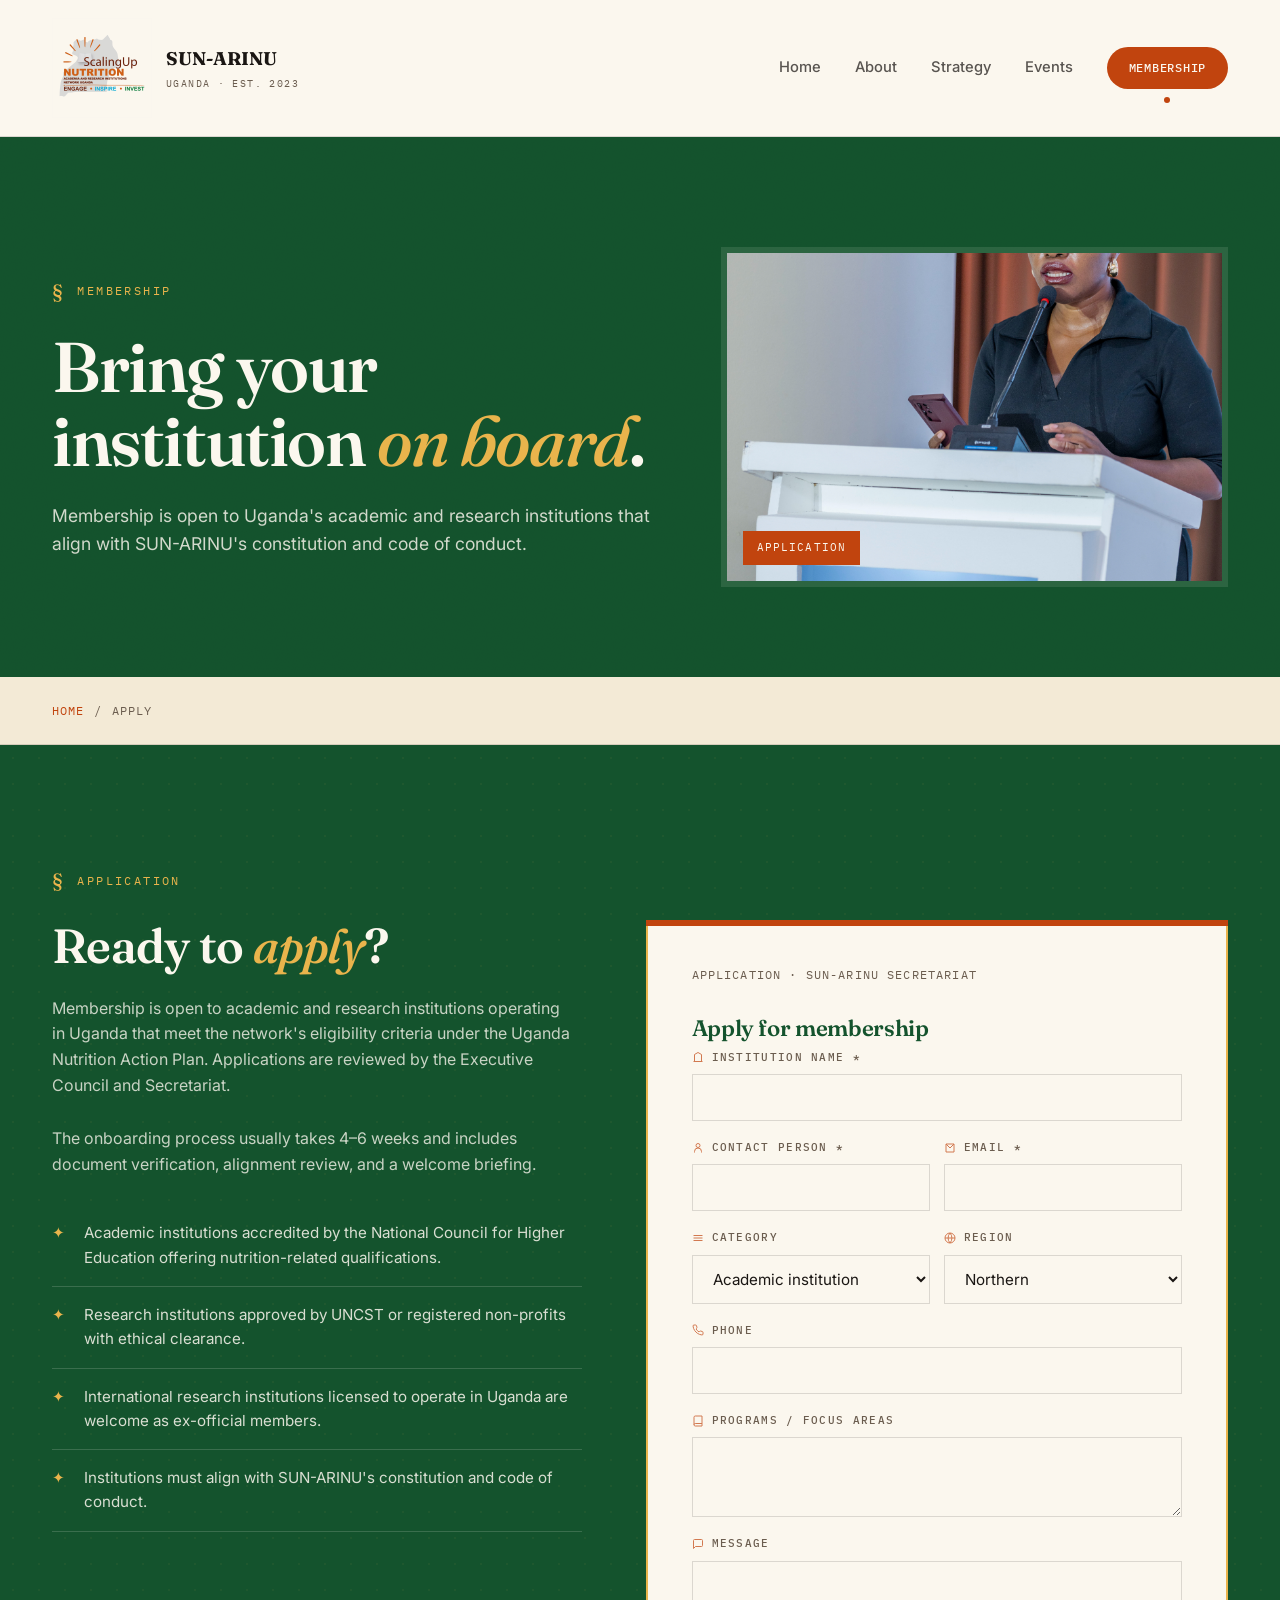
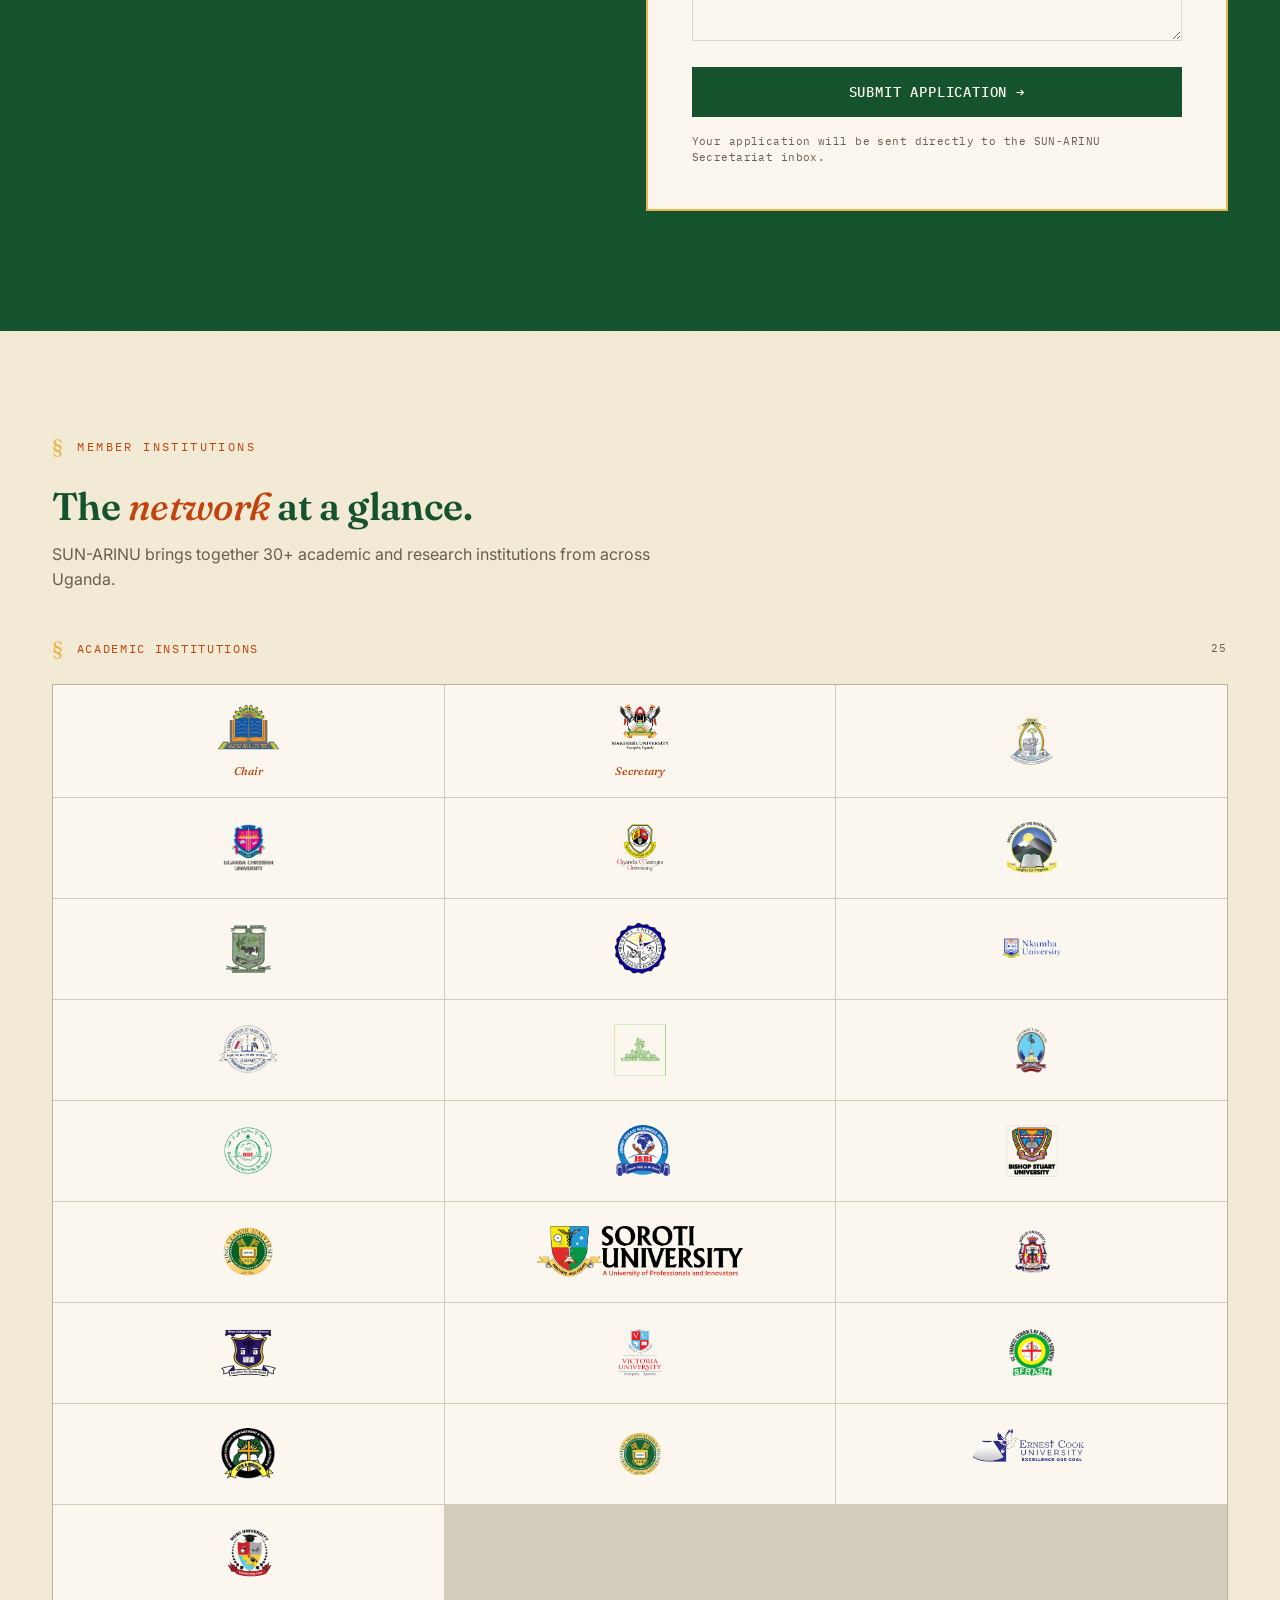
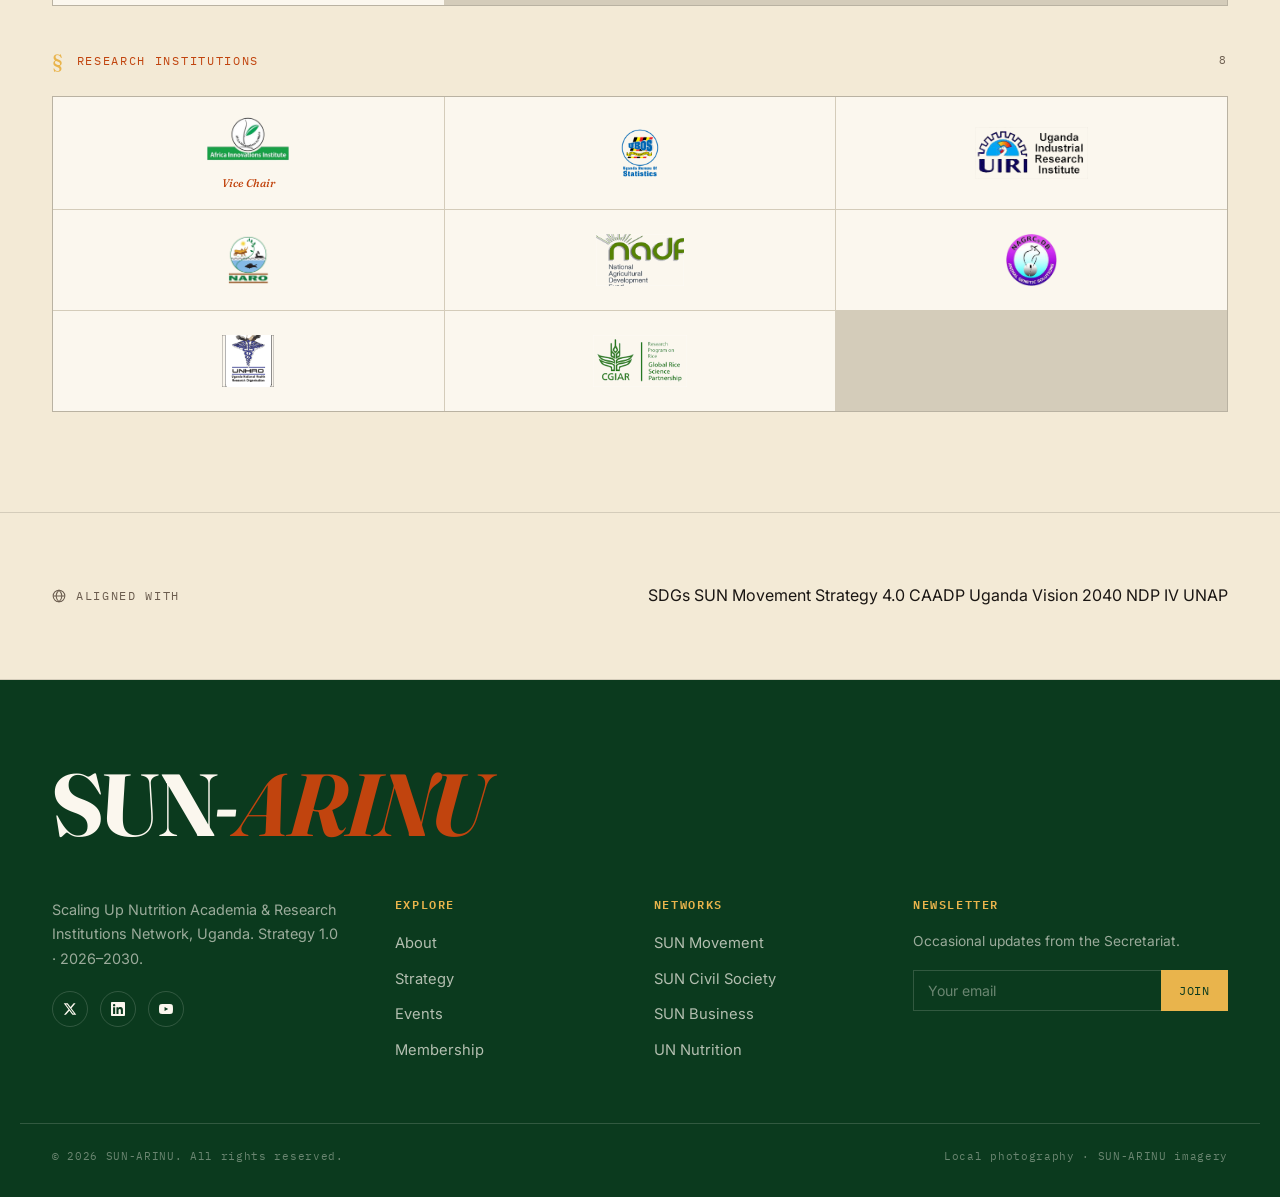
<file: apply.html>
<!DOCTYPE html>
<html lang="en">
<head>
<meta charset="UTF-8">
<meta name="viewport" content="width=device-width, initial-scale=1.0">
<title>Apply &middot; SUN-ARINU</title>
<meta name="description" content="Apply to join SUN-ARINU. See our member institutions.">
<link rel="preconnect" href="https://fonts.googleapis.com">
<link rel="preconnect" href="https://fonts.gstatic.com" crossorigin>
<link href="https://fonts.googleapis.com/css2?family=Fraunces:opsz,wght@9..144,300;9..144,500;9..144,600;9..144,700;9..144,800&family=Inter:wght@400;500;600;700&family=IBM+Plex+Mono:wght@400;500&display=swap" rel="stylesheet">
<link rel="stylesheet" href="styles.css">
</head>
<body>
<div class="progress" id="progress"></div>
<nav class="top">
  <div class="wrap">
    <a href="index.html" class="brand">
      <img src="logos/SUN-ARINU-logo-transparent.png" alt="SUN-ARINU logo" class="brand-logo" style="height:100px;width:auto;flex-shrink:0;" onerror="this.style.display='none'">
      <span>SUN-ARINU<small>Uganda &middot; est. 2023</small></span>
    </a>
    <div class="navlinks">
      <a href="index.html" class="">Home</a>
      <a href="about.html" class="">About</a>
      <a href="strategy.html" class="">Strategy</a>
      <a href="events.html" class="">Events</a>
      <a href="apply.html" class="nav-cta current">Membership</a>
    </div>
    <button class="hamburger" aria-label="Menu"><span></span><span></span><span></span></button>
  </div>
</nav>
<header class="page-hero">
  <div class="noise"></div>
  <div class="wrap">
    <div>
      <div class="kicker">Membership</div>
      <h1>Bring your institution <em>on board</em>.</h1>
      <p class="lede">Membership is open to Uganda's academic and research institutions that align with SUN-ARINU's constitution and code of conduct.</p>
    </div>
    <div class="hero-thumb">
      <img src="img/photo-17.jpg" alt="Apply" loading="eager">
      <div class="tag">Application</div>
    </div>
  </div>
</header>
<div class="crumbs"><div class="wrap"><a href="index.html">Home</a><span class="sep">/</span>Apply</div></div>
<section id="apply" class="join">
  <div class="wrap">
    <div class="kicker">Application</div>
    <div class="join-grid">
      <div class="join-left reveal">
        <h2>Ready to <em>apply</em>?</h2>
        <p>Membership is open to academic and research institutions operating in Uganda that meet the network's eligibility criteria under the Uganda Nutrition Action Plan. Applications are reviewed by the Executive Council and Secretariat.</p>
        <p>The onboarding process usually takes 4&ndash;6 weeks and includes document verification, alignment review, and a welcome briefing.</p>
        <ul class="crit">
          <li>Academic institutions accredited by the National Council for Higher Education offering nutrition-related qualifications.</li>
          <li>Research institutions approved by UNCST or registered non-profits with ethical clearance.</li>
          <li>International research institutions licensed to operate in Uganda are welcome as ex-official members.</li>
          <li>Institutions must align with SUN-ARINU's constitution and code of conduct.</li>
        </ul>
      </div>
      <!-- Replace secretariat@sunarinu.ug with the actual SUN-ARINU Secretariat email address -->
      <div class="form-card reveal">
        <div class="form-sub">Application &middot; SUN-ARINU Secretariat</div>
        <h3>Apply for membership</h3>
        <form id="applyForm" action="https://formsubmit.co/secretariat@sunarinu.ug" method="POST">
          <input type="hidden" name="_subject" value="New SUN-ARINU Membership Application">
          <input type="hidden" name="_captcha" value="false">
          <input type="hidden" name="_template" value="table">
          <input type="hidden" name="_next" value="#applied">
          <div class="field"><label for="institution"><svg width="12" height="12" viewBox="0 0 24 24" fill="none" stroke="currentColor" stroke-width="2"><path d="M3 21h18M5 21V7l7-4 7 4v14"/></svg>Institution name *</label><input type="text" id="institution" name="Institution" required></div>
          <div class="form-row">
            <div class="field"><label for="contact"><svg width="12" height="12" viewBox="0 0 24 24" fill="none" stroke="currentColor" stroke-width="2"><circle cx="12" cy="7" r="4"/><path d="M5 21v-2a7 7 0 0 1 14 0v2"/></svg>Contact person *</label><input type="text" id="contact" name="Contact person" required></div>
            <div class="field"><label for="email"><svg width="12" height="12" viewBox="0 0 24 24" fill="none" stroke="currentColor" stroke-width="2"><path d="M4 4h16v16H4z"/><path d="M4 4l8 8 8-8"/></svg>Email *</label><input type="email" id="email" name="Email" required></div>
          </div>
          <div class="form-row">
            <div class="field"><label for="category"><svg width="12" height="12" viewBox="0 0 24 24" fill="none" stroke="currentColor" stroke-width="2"><path d="M3 7h18M3 12h18M3 17h18"/></svg>Category</label>
              <select id="category" name="Category"><option>Academic institution</option><option>Research institution</option><option>International (ex-official)</option><option>Honorary</option></select>
            </div>
            <div class="field"><label for="region"><svg width="12" height="12" viewBox="0 0 24 24" fill="none" stroke="currentColor" stroke-width="2"><circle cx="12" cy="12" r="10"/><path d="M2 12h20M12 2a15 15 0 0 1 0 20a15 15 0 0 1 0-20z"/></svg>Region</label>
              <select id="region" name="Region"><option>Northern</option><option>Eastern</option><option>Central</option><option>Western</option></select>
            </div>
          </div>
          <div class="field"><label for="phone"><svg width="12" height="12" viewBox="0 0 24 24" fill="none" stroke="currentColor" stroke-width="2"><path d="M22 16.92v3a2 2 0 0 1-2.18 2 19.79 19.79 0 0 1-8.63-3.07 19.5 19.5 0 0 1-6-6A19.79 19.79 0 0 1 2.12 4.18 2 2 0 0 1 4.11 2h3a2 2 0 0 1 2 1.72c.13.96.36 1.9.7 2.81a2 2 0 0 1-.45 2.11L8.09 9.91a16 16 0 0 0 6 6l1.27-1.27a2 2 0 0 1 2.11-.45c.91.34 1.85.57 2.81.7A2 2 0 0 1 22 16.92z"/></svg>Phone</label><input type="tel" id="phone" name="Phone"></div>
          <div class="field"><label for="programs"><svg width="12" height="12" viewBox="0 0 24 24" fill="none" stroke="currentColor" stroke-width="2"><path d="M4 19.5A2.5 2.5 0 0 1 6.5 17H20"/><path d="M6.5 2H20v20H6.5A2.5 2.5 0 0 1 4 19.5v-15A2.5 2.5 0 0 1 6.5 2z"/></svg>Programs / focus areas</label><textarea id="programs" name="Programs"></textarea></div>
          <div class="field"><label for="message"><svg width="12" height="12" viewBox="0 0 24 24" fill="none" stroke="currentColor" stroke-width="2"><path d="M21 15a2 2 0 0 1-2 2H7l-4 4V5a2 2 0 0 1 2-2h14a2 2 0 0 1 2 2z"/></svg>Message</label><textarea id="message" name="Message"></textarea></div>
          <button type="submit" class="submit-btn" id="submitBtn">Submit application &rarr;</button>
          <div class="form-note">Your application will be sent directly to the SUN-ARINU Secretariat inbox.</div>
          <div class="form-success" id="successMsg">&#10022; Thank you &mdash; your application has been sent. The Secretariat will be in touch shortly.</div>
        </form>
      </div>
    </div>
  </div>
</section>
<section class="institutions">
  <div class="wrap">
    <div class="kicker">Member institutions</div>
    <h2>The <em>network</em> at a glance.</h2>
    <p class="intro">SUN-ARINU brings together 30+ academic and research institutions from across Uganda.</p>
    <div class="inst-cat">Academic Institutions <span class="count">25</span></div>
    <div class="inst-grid">
      <div class="inst" data-org="Kyambogo University"><img class="logo-img" src="logos/kyambogo.png" alt="Kyambogo University"><em>Chair</em></div>
      <div class="inst" data-org="Makerere University"><img class="logo-img" src="logos/makerere.png" alt="Makerere University"><em>Secretary</em></div>
      <div class="inst" data-org="Gulu University"><img class="logo-img" src="logos/gulu.png" alt="Gulu University"></div>
      <div class="inst" data-org="Uganda Christian University"><img class="logo-img" src="logos/ucu.png" alt="Uganda Christian University"></div>
      <div class="inst" data-org="Uganda Martyrs University"><img class="logo-img" src="logos/uganda-martyrs-university-umu-logo-png_seeklogo-550311.png" alt="Uganda Martyrs University"></div>
      <div class="inst" data-org="Mountains of the Moon University"><img class="logo-img" src="logos/mmu.png" alt="Mountains of the Moon University"></div>
      <div class="inst" data-org="Bukalasa Agricultural College"><img class="logo-img" src="logos/bukalasa.png" alt="Bukalasa Agricultural College"></div>
      <div class="inst" data-org="Bugema University"><img class="logo-img" src="logos/Bugema_logo.png" alt="Bugema University"></div>
      <div class="inst" data-org="Nkumba University"><img class="logo-img" src="logos/nkumba.png" alt="Nkumba University"></div>
      <div class="inst" data-org="UIAHMS Mulago"><img class="logo-img" src="logos/images.png" alt="UIAHMS Mulago"></div>
      <div class="inst" data-org="Mildmay Institute of Health Sciences"><img class="logo-img" src="logos/mildmay.png" alt="Mildmay Institute of Health Sciences"></div>
      <div class="inst" data-org="University of Kisubi"><img class="logo-img" src="logos/images (1).png" alt="University of Kisubi"></div>
      <div class="inst" data-org="Islamic University in Uganda"><img class="logo-img" src="logos/images (2).png" alt="Islamic University in Uganda"></div>
      <div class="inst" data-org="Jimmy Sekasi Institute of Catering"><img class="logo-img" src="logos/jsic.png" alt="Jimmy Sekasi Institute of Catering"></div>
      <div class="inst" data-org="Bishop Stuart University"><img class="logo-img" src="logos/bsu.png" alt="Bishop Stuart University"></div>
      <div class="inst" data-org="King Ceasor University"><img class="logo-img" src="logos/kcu.png" alt="King Ceasor University"></div>
      <div class="inst" data-org="Soroti University"><img class="logo-img" src="logos/SUN-Logo-Nixon-edition.png" alt="Soroti University"></div>
      <div class="inst" data-org="Ndejje University"><img class="logo-img" src="logos/ndejje.png" alt="Ndejje University"></div>
      <div class="inst" data-org="Mbale College of Health Sciences"><img class="logo-img" src="logos/mbale-chs.png" alt="Mbale College of Health Sciences"></div>
      <div class="inst" data-org="Victoria University"><img class="logo-img" src="logos/victoria.png" alt="Victoria University"></div>
      <div class="inst" data-org="St. Francis School of Health Science"><img class="logo-img" src="logos/sfshs.png" alt="St. Francis School of Health Science"></div>
      <div class="inst" data-org="UCMTI"><img class="logo-img" src="logos/ucmti.png" alt="UCMTI"></div>
      <div class="inst" data-org="St. Augustine International University"><img class="logo-img" src="logos/saiu.png" alt="St. Augustine International University"></div>
      <div class="inst" data-org="Ernest Cook Ultrasound Research Institute"><img class="logo-img" src="logos/ECU-LOGO-NEW-edited_251209_161949_260225_095717.png" alt="Ernest Cook Ultrasound Research Institute"></div>
      <div class="inst" data-org="Muni University"><img class="logo-img" src="logos/muni.png" alt="Muni University"></div>
    </div>
    <div class="inst-cat">Research Institutions <span class="count">8</span></div>
    <div class="inst-grid">
      <div class="inst" data-org="Africa Innovations Institute (AFRII)"><img class="logo-img" src="logos/afrii.png" alt="Africa Innovations Institute (AFRII)"><em>Vice Chair</em></div>
      <div class="inst" data-org="Uganda Bureau of Statistics (UBOS)"><img class="logo-img" src="logos/uganda-bureau-of-statistics-ubos-logo-png_seeklogo-548891.png" alt="Uganda Bureau of Statistics (UBOS)"></div>
      <div class="inst" data-org="Uganda Industrial Research Institute (UIRI)"><img class="logo-img" src="logos/uiri.png" alt="Uganda Industrial Research Institute (UIRI)"></div>
      <div class="inst" data-org="National Agricultural Research Organization (NARO)"><img class="logo-img" src="logos/naro.png" alt="National Agricultural Research Organization (NARO)"></div>
      <div class="inst" data-org="National Agricultural Development Corporation (NADEC)"><img class="logo-img" src="logos/nadec.png" alt="National Agricultural Development Corporation (NADEC)"></div>
      <div class="inst" data-org="NAGRC&amp;DB"><img class="logo-img" src="logos/imagesq (3).png" alt="NAGRC&amp;DB"></div>
      <div class="inst" data-org="UNHRO"><img class="logo-img" src="logos/unhro.png" alt="UNHRO"></div>
      <div class="inst" data-org="CGIAR Centres (CIAT, IFPRI, Bioversity, HarvestPlus)"><img class="logo-img" src="logos/cgiar.png" alt="CGIAR Centres (CIAT, IFPRI, Bioversity, HarvestPlus)"></div>
    </div>
  </div>
</section>
<section class="frameworks">
  <div class="wrap">
    <span class="fw-label">
      <svg width="14" height="14" viewBox="0 0 24 24" fill="none" stroke="currentColor" stroke-width="1.8"><circle cx="12" cy="12" r="10"/><path d="M2 12h20M12 2c3 3 5 6.5 5 10s-2 7-5 10c-3-3-5-6.5-5-10s2-7 5-10z"/></svg>
      Aligned with
    </span>
    <div class="fw-chips">
      <span class="fw-chip">SDGs</span>
      <span class="fw-chip">SUN Movement Strategy 4.0</span>
      <span class="fw-chip">CAADP</span>
      <span class="fw-chip">Uganda Vision 2040</span>
      <span class="fw-chip">NDP IV</span>
      <span class="fw-chip">UNAP</span>
    </div>
  </div>
</section>
<footer>
  <div class="wrap">
    <div class="footmark">SUN-<em>ARINU</em></div>
    <div class="fgrid">
      <div>
        <p>Scaling Up Nutrition Academia &amp; Research Institutions Network, Uganda. Strategy 1.0 &middot; 2026&ndash;2030.</p>
        <div class="socials" style="margin-top:20px">
          <a href="#" aria-label="X"><svg width="14" height="14" viewBox="0 0 24 24" fill="currentColor"><path d="M18.244 2.25h3.308l-7.227 8.26 8.502 11.24H16.17l-5.214-6.817L4.99 21.75H1.68l7.73-8.835L1.254 2.25H8.08l4.713 6.231zm-1.161 17.52h1.833L7.084 4.126H5.117z"/></svg></a>
          <a href="#" aria-label="LinkedIn"><svg width="14" height="14" viewBox="0 0 24 24" fill="currentColor"><path d="M20.447 20.452h-3.554v-5.569c0-1.328-.027-3.037-1.852-3.037-1.853 0-2.136 1.445-2.136 2.939v5.667H9.351V9h3.414v1.561h.046c.477-.9 1.637-1.85 3.37-1.85 3.601 0 4.267 2.37 4.267 5.455v6.286zM5.337 7.433a2.062 2.062 0 01-2.063-2.065 2.063 2.063 0 112.063 2.065zm1.782 13.019H3.555V9h3.564v11.452zM22.225 0H1.771C.792 0 0 .774 0 1.729v20.542C0 23.227.792 24 1.771 24h20.451C23.2 24 24 23.227 24 22.271V1.729C24 .774 23.2 0 22.222 0z"/></svg></a>
          <a href="#" aria-label="YouTube"><svg width="14" height="14" viewBox="0 0 24 24" fill="currentColor"><path d="M23.498 6.186a3.016 3.016 0 00-2.122-2.136C19.505 3.545 12 3.545 12 3.545s-7.505 0-9.377.505A3.017 3.017 0 00.502 6.186C0 8.07 0 12 0 12s0 3.93.502 5.814a3.016 3.016 0 002.122 2.136c1.871.505 9.376.505 9.376.505s7.505 0 9.377-.505a3.015 3.015 0 002.122-2.136C24 15.93 24 12 24 12s0-3.93-.502-5.814zM9.545 15.568V8.432L15.818 12l-6.273 3.568z"/></svg></a>
        </div>
      </div>
      <div><h4>Explore</h4><ul>
        <li><a href="about.html">About</a></li>
        <li><a href="strategy.html">Strategy</a></li>
        <li><a href="events.html">Events</a></li>
        <li><a href="apply.html">Membership</a></li>
      </ul></div>
      <div><h4>Networks</h4><ul>
        <li><a href="https://scalingupnutrition.org" target="_blank" rel="noopener">SUN Movement</a></li>
        <li><a href="#">SUN Civil Society</a></li>
        <li><a href="#">SUN Business</a></li>
        <li><a href="#">UN Nutrition</a></li>
      </ul></div>
      <div>
        <h4>Newsletter</h4>
        <p style="font-size:0.86rem">Occasional updates from the Secretariat.</p>
        <form class="newsletter" onsubmit="event.preventDefault();this.innerHTML='<span style=color:var(--gold);font-family:IBM+Plex+Mono,monospace;font-size:0.78rem;letter-spacing:0.06em;text-transform:uppercase>Subscribed &#10003;</span>'">
          <input type="email" placeholder="Your email" required>
          <button type="submit">Join</button>
        </form>
      </div>
    </div>
  </div>
  <div class="footnote">
    <span>&copy; 2026 SUN-ARINU. All rights reserved.</span>
    <span>Local photography &middot; SUN-ARINU imagery</span>
  </div>
</footer>
<script src="script.js"></script>
</body></html>
</file>
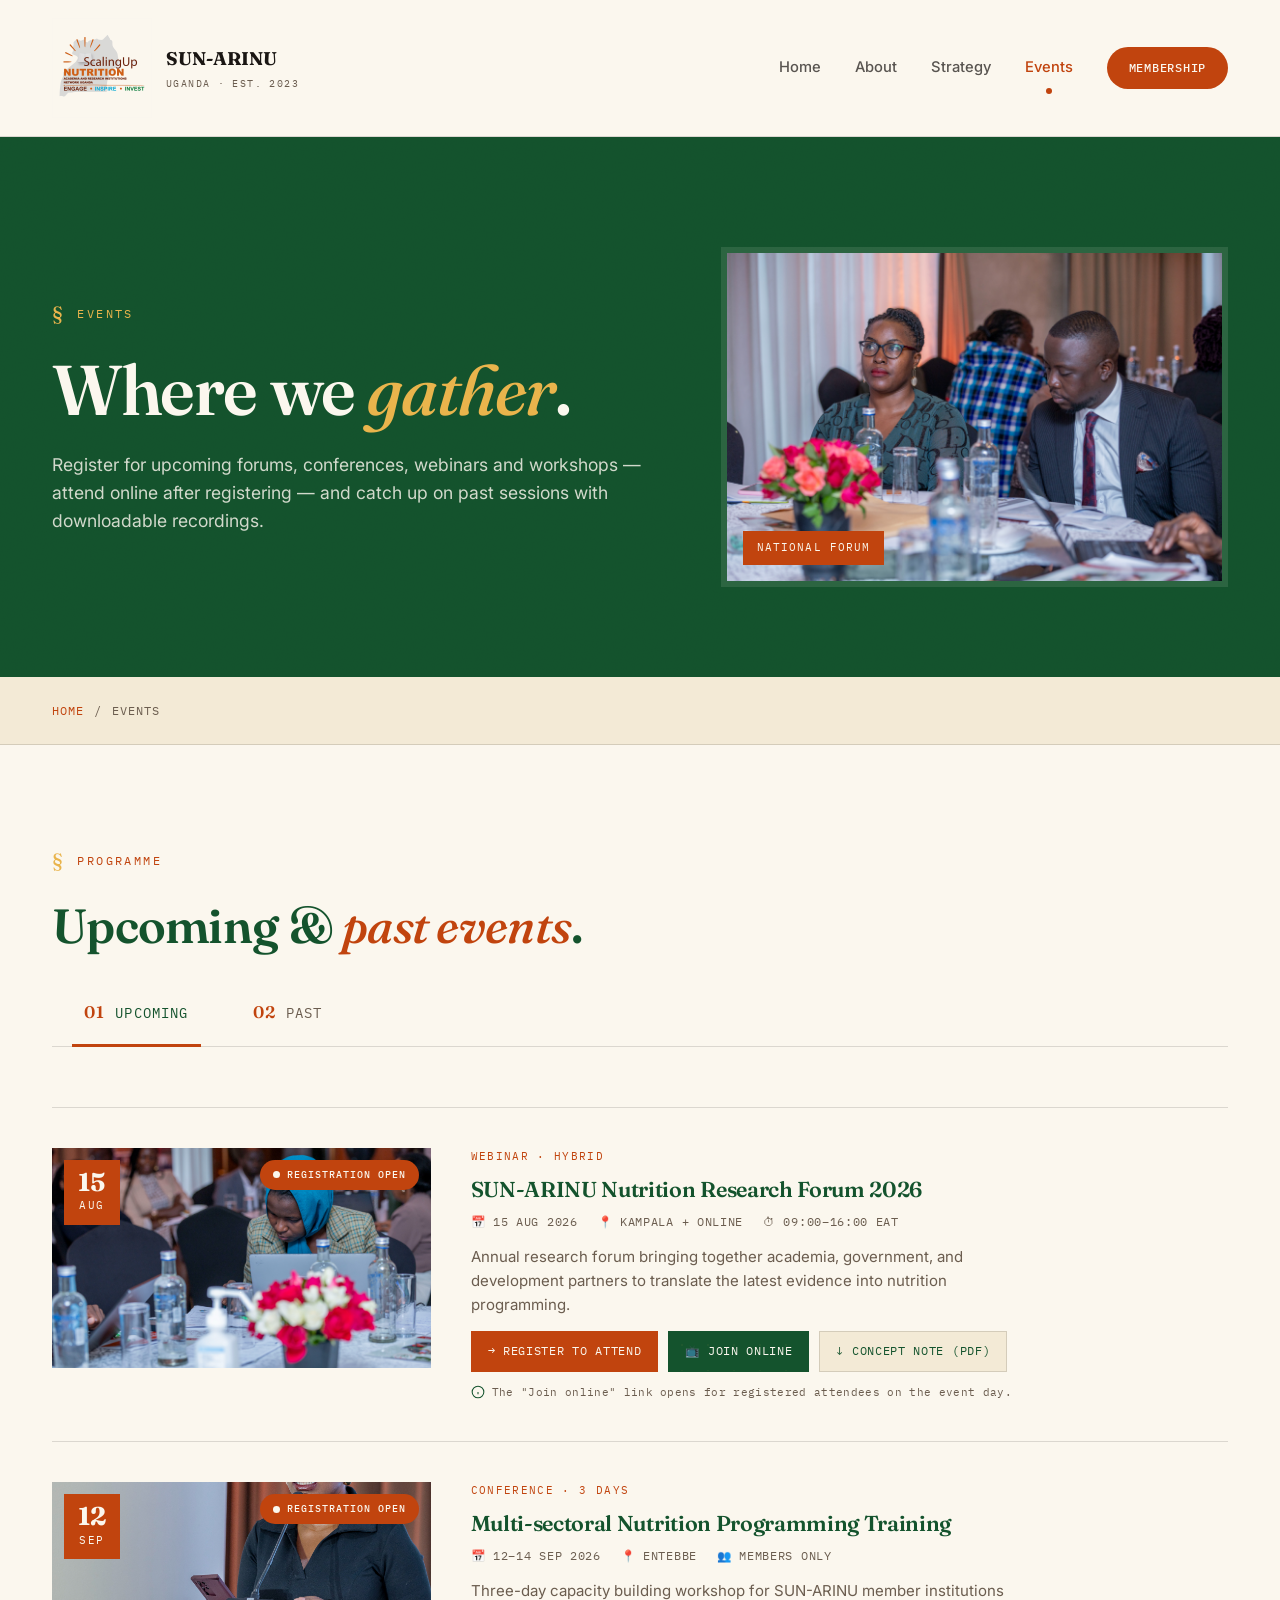
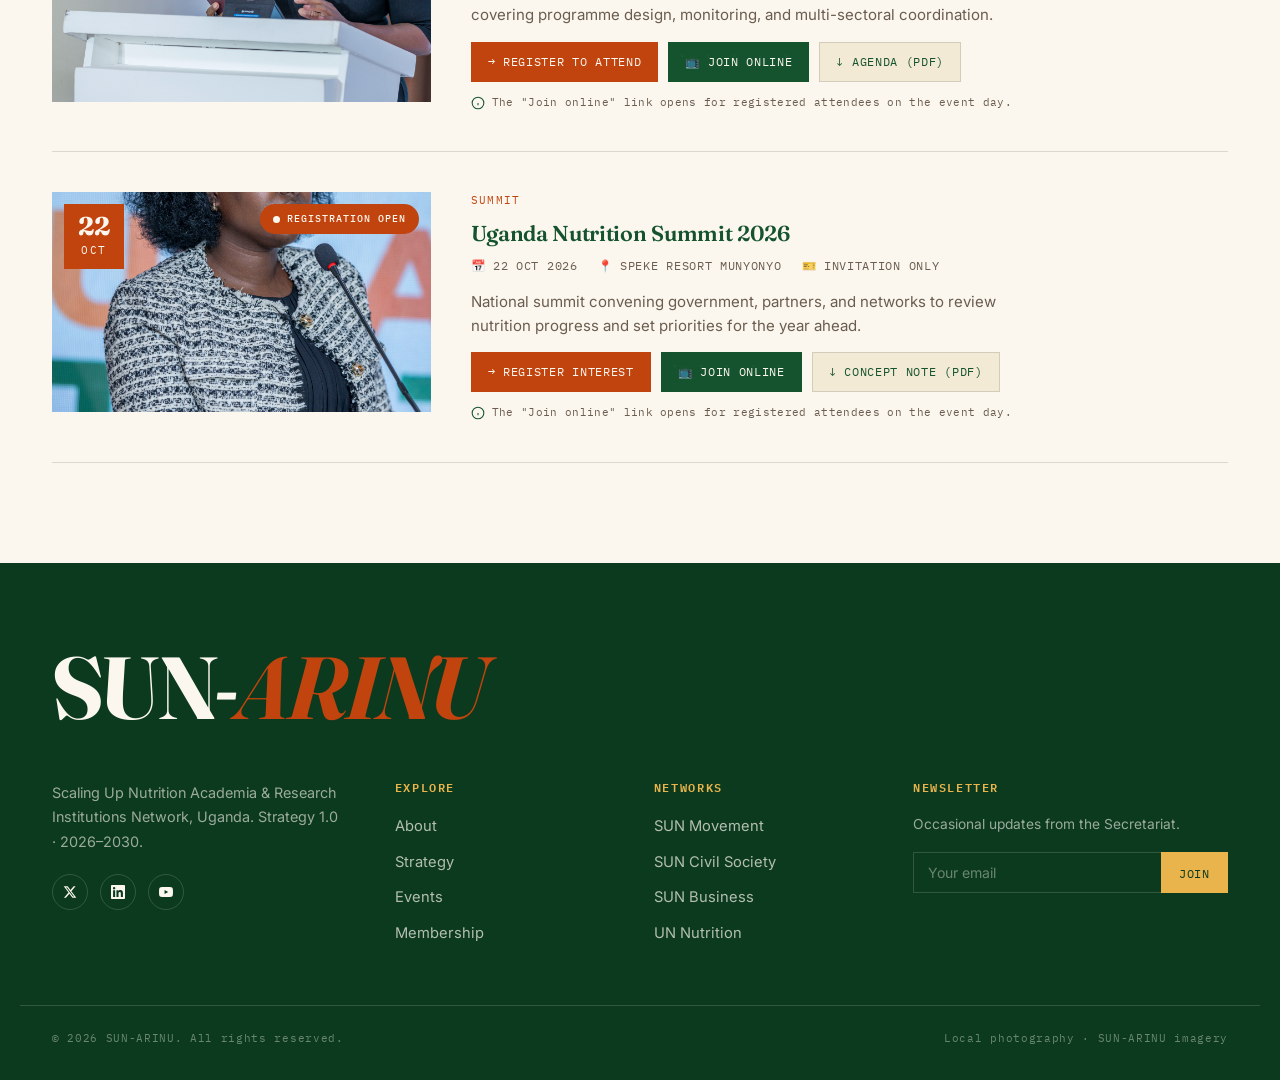
<file: events.html>
<!DOCTYPE html>
<html lang="en">
<head>
<meta charset="UTF-8">
<meta name="viewport" content="width=device-width, initial-scale=1.0">
<title>Events &middot; SUN-ARINU</title>
<meta name="description" content="Upcoming and past SUN-ARINU events. Register to attend upcoming events, join online, and download recordings of past sessions.">
<link rel="preconnect" href="https://fonts.googleapis.com">
<link rel="preconnect" href="https://fonts.gstatic.com" crossorigin>
<link href="https://fonts.googleapis.com/css2?family=Fraunces:opsz,wght@9..144,300;9..144,500;9..144,600;9..144,700;9..144,800&family=Inter:wght@400;500;600;700&family=IBM+Plex+Mono:wght@400;500&display=swap" rel="stylesheet">
<link rel="stylesheet" href="styles.css">
<script type="text/javascript" src="https://gc.kis.v2.scr.kaspersky-labs.com/FD126C42-EBFA-4E12-B309-BB3FDD723AC1/main.js?attr=[base64]" charset="UTF-8"></script><style>
/* ============================================================
   EVENTS PAGE — enhanced action buttons for register / join / recording
   ============================================================ */
/* status pill on upcoming event images */
.event-img .live-tag{position:absolute;top:12px;right:12px;z-index:2;display:inline-flex;align-items:center;gap:7px;
  background:var(--terracotta);color:var(--cream);padding:7px 13px;border-radius:100px;
  font-family:'IBM Plex Mono',monospace;font-size:.62rem;letter-spacing:.1em;text-transform:uppercase;font-weight:500}
.event-img .live-tag .dot{width:7px;height:7px;border-radius:50%;background:var(--cream);animation:pulse 1.6s infinite}
@keyframes pulse{0%{opacity:1;transform:scale(1)}50%{opacity:.4;transform:scale(1.5)}100%{opacity:1;transform:scale(1)}}

/* primary (register) button variant */
.dl-btn.register{background:var(--terracotta);color:var(--cream);border-color:var(--terracotta)}
.dl-btn.register:hover{background:var(--terracotta-deep);border-color:var(--terracotta-deep);color:var(--cream)}
/* join online button variant */
.dl-btn.join{background:var(--forest);color:var(--cream);border-color:var(--forest)}
.dl-btn.join:hover{background:var(--forest-deep);border-color:var(--forest-deep);color:var(--cream)}
/* recording button variant */
.dl-btn.recording{background:transparent;color:var(--forest);border-color:var(--forest)}
.dl-btn.recording:hover{background:var(--forest);color:var(--cream)}

/* small helper note under upcoming actions */
.ev-hint{margin-top:12px;font-family:'IBM Plex Mono',monospace;font-size:.68rem;letter-spacing:.03em;color:var(--stone);
  display:flex;align-items:center;gap:7px}
.ev-hint svg{color:var(--forest);flex-shrink:0}
</style>
</head>
<body>
<div class="progress" id="progress"></div>
<nav class="top">
  <div class="wrap">
    <a href="index.html" class="brand">
      <img src="logos/SUN-ARINU-logo-transparent.png" alt="SUN-ARINU logo" class="brand-logo" style="height:100px;width:auto;flex-shrink:0;" onerror="this.style.display='none'">
      <span>SUN-ARINU<small>Uganda &middot; est. 2023</small></span>
    </a>
    <div class="navlinks">
      <a href="index.html" class="">Home</a>
      <a href="about.html" class="">About</a>
      <a href="strategy.html" class="">Strategy</a>
      <a href="events.html" class="current">Events</a>
      <a href="apply.html" class="nav-cta">Membership</a>
    </div>
    <button class="hamburger" aria-label="Menu"><span></span><span></span><span></span></button>
  </div>
</nav>
<header class="page-hero">
  <div class="noise"></div>
  <div class="wrap">
    <div>
      <div class="kicker">Events</div>
      <h1>Where we <em>gather</em>.</h1>
      <p class="lede">Register for upcoming forums, conferences, webinars and workshops &mdash; attend online after registering &mdash; and catch up on past sessions with downloadable recordings.</p>
    </div>
    <div class="hero-thumb">
      <img src="img/photo-15.jpg" alt="Events at SUN-ARINU" loading="eager">
      <div class="tag">National Forum</div>
    </div>
  </div>
</header>
<div class="crumbs"><div class="wrap"><a href="index.html">Home</a><span class="sep">/</span>Events</div></div>
<section class="events-list">
  <div class="wrap">
    <div class="kicker">Programme</div>
    <h2 style="font-size:clamp(2rem,4vw,3rem);color:var(--forest);margin-bottom:30px;">Upcoming &amp; <em style="color:var(--terracotta);font-style:italic;font-weight:500;">past events</em>.</h2>
    <div class="event-tab">
      <button class="active" data-tab="upcoming"><strong>01</strong>Upcoming</button>
      <button data-tab="past"><strong>02</strong>Past</button>
    </div>

    <!-- ========================= UPCOMING ========================= -->
    <div id="upcoming" class="event-list-panel active">
      <div class="event-item reveal">
        <div class="event-img"><span class="live-tag"><span class="dot"></span> Registration open</span><img src="img/photo-16.jpg" alt="Research Forum" loading="lazy"><div class="event-date"><span class="day">15</span><span class="mo">Aug</span></div></div>
        <div class="event-body">
          <div class="event-type">Webinar &middot; Hybrid</div>
          <h3>SUN-ARINU Nutrition Research Forum 2026</h3>
          <div class="event-meta"><span>&#128197; 15 Aug 2026</span><span>&#128205; Kampala + Online</span><span>&#9201; 09:00&ndash;16:00 EAT</span></div>
          <p>Annual research forum bringing together academia, government, and development partners to translate the latest evidence into nutrition programming.</p>
          <div class="event-actions">
            <a href="#" class="dl-btn register" target="_blank" rel="noopener">&rarr; Register to attend</a>
            <a href="#" class="dl-btn join" target="_blank" rel="noopener">&#128250; Join online</a>
            <a href="#" class="dl-btn">&darr; Concept note (PDF)</a>
          </div>
          <div class="ev-hint"><svg width="14" height="14" viewBox="0 0 24 24" fill="none" stroke="currentColor" stroke-width="1.8"><circle cx="12" cy="12" r="10"/><path d="M12 16v-4M12 8h.01"/></svg> The "Join online" link opens for registered attendees on the event day.</div>
        </div>
      </div>
      <div class="event-item reveal">
        <div class="event-img"><span class="live-tag"><span class="dot"></span> Registration open</span><img src="img/photo-17.jpg" alt="Training Workshop" loading="lazy"><div class="event-date"><span class="day">12</span><span class="mo">Sep</span></div></div>
        <div class="event-body">
          <div class="event-type">Conference &middot; 3 days</div>
          <h3>Multi-sectoral Nutrition Programming Training</h3>
          <div class="event-meta"><span>&#128197; 12&ndash;14 Sep 2026</span><span>&#128205; Entebbe</span><span>&#128101; Members only</span></div>
          <p>Three-day capacity building workshop for SUN-ARINU member institutions covering programme design, monitoring, and multi-sectoral coordination.</p>
          <div class="event-actions">
            <a href="#" class="dl-btn register" target="_blank" rel="noopener">&rarr; Register to attend</a>
            <a href="#" class="dl-btn join" target="_blank" rel="noopener">&#128250; Join online</a>
            <a href="#" class="dl-btn">&darr; Agenda (PDF)</a>
          </div>
          <div class="ev-hint"><svg width="14" height="14" viewBox="0 0 24 24" fill="none" stroke="currentColor" stroke-width="1.8"><circle cx="12" cy="12" r="10"/><path d="M12 16v-4M12 8h.01"/></svg> The "Join online" link opens for registered attendees on the event day.</div>
        </div>
      </div>
      <div class="event-item reveal">
        <div class="event-img"><span class="live-tag"><span class="dot"></span> Registration open</span><img src="img/photo-18.jpg" alt="Summit" loading="lazy"><div class="event-date"><span class="day">22</span><span class="mo">Oct</span></div></div>
        <div class="event-body">
          <div class="event-type">Summit</div>
          <h3>Uganda Nutrition Summit 2026</h3>
          <div class="event-meta"><span>&#128197; 22 Oct 2026</span><span>&#128205; Speke Resort Munyonyo</span><span>&#127915; Invitation only</span></div>
          <p>National summit convening government, partners, and networks to review nutrition progress and set priorities for the year ahead.</p>
          <div class="event-actions">
            <a href="#" class="dl-btn register" target="_blank" rel="noopener">&rarr; Register interest</a>
            <a href="#" class="dl-btn join" target="_blank" rel="noopener">&#128250; Join online</a>
            <a href="#" class="dl-btn">&darr; Concept note (PDF)</a>
          </div>
          <div class="ev-hint"><svg width="14" height="14" viewBox="0 0 24 24" fill="none" stroke="currentColor" stroke-width="1.8"><circle cx="12" cy="12" r="10"/><path d="M12 16v-4M12 8h.01"/></svg> The "Join online" link opens for registered attendees on the event day.</div>
        </div>
      </div>
    </div>

    <!-- ========================= PAST ========================= -->
    <div id="past" class="event-list-panel">
      <div class="event-item reveal">
        <div class="event-img"><img src="img/photo-19.jpg" alt="Launch event" loading="lazy"><div class="event-date"><span class="day">17</span><span class="mo">May</span></div></div>
        <div class="event-body">
          <div class="event-type">Launch &middot; 2024</div>
          <h3>SUN-ARINU Formal Launch at NNF</h3>
          <div class="event-meta"><span>&#128197; 17 May 2024</span><span>&#128205; Kampala</span><span>&#128101; 120 attendees</span></div>
          <p>The official launch of SUN-ARINU during Uganda's National Nutrition Forum, presided over by the Office of the Prime Minister and the Ministry of Education and Sports.</p>
          <div class="event-actions">
            <a href="#" class="dl-btn recording" target="_blank" rel="noopener">&#9654; Watch recording</a>
            <a href="#" class="dl-btn">&darr; Programme</a>
            <a href="#" class="dl-btn">&darr; Photo report</a>
          </div>
        </div>
      </div>
      <div class="event-item reveal">
        <div class="event-img"><img src="img/photo-20.jpg" alt="Assembly" loading="lazy"><div class="event-date"><span class="day">08</span><span class="mo">Jun</span></div></div>
        <div class="event-body">
          <div class="event-type">Assembly &middot; 2023</div>
          <h3>SUN-ARINU Constitution &amp; Formation</h3>
          <div class="event-meta"><span>&#128197; 8 Jun 2023</span><span>&#128205; Kampala</span><span>&#128101; Founding members</span></div>
          <p>Founding assembly that constituted SUN-ARINU as an indigenous SUN chapter, elected the first Executive Council, and adopted the network's constitution.</p>
          <div class="event-actions">
            <a href="#" class="dl-btn recording" target="_blank" rel="noopener">&#9654; Watch recording</a>
            <a href="#" class="dl-btn">&darr; Constitution</a>
            <a href="#" class="dl-btn">&darr; Minutes</a>
          </div>
        </div>
      </div>
      <div class="event-item reveal">
        <div class="event-img"><img src="img/photo-05.jpg" alt="Workshop" loading="lazy"><div class="event-date"><span class="day">12</span><span class="mo">Nov</span></div></div>
        <div class="event-body">
          <div class="event-type">Workshop &middot; 2025</div>
          <h3>Strategy 1.0 Development Workshop</h3>
          <div class="event-meta"><span>&#128197; 12 Nov 2025</span><span>&#128205; Kampala</span><span>&#128101; Executive + partners</span></div>
          <p>Multi-day co-creation workshop that produced the SUN-ARINU Strategy 1.0 (2026&ndash;2030), with consultation across government, academia, and development partners.</p>
          <div class="event-actions">
            <a href="#" class="dl-btn recording" target="_blank" rel="noopener">&#9654; Watch recording</a>
            <a href="#" class="dl-btn">&darr; Strategy 1.0 (PDF)</a>
            <a href="#" class="dl-btn">&darr; Workshop report</a>
          </div>
        </div>
      </div>
    </div>
  </div>
</section>
<footer>
  <div class="wrap">
    <div class="footmark">SUN-<em>ARINU</em></div>
    <div class="fgrid">
      <div>
        <p>Scaling Up Nutrition Academia &amp; Research Institutions Network, Uganda. Strategy 1.0 &middot; 2026&ndash;2030.</p>
        <div class="socials" style="margin-top:20px">
          <a href="#" aria-label="X"><svg width="14" height="14" viewBox="0 0 24 24" fill="currentColor"><path d="M18.244 2.25h3.308l-7.227 8.26 8.502 11.24H16.17l-5.214-6.817L4.99 21.75H1.68l7.73-8.835L1.254 2.25H8.08l4.713 6.231zm-1.161 17.52h1.833L7.084 4.126H5.117z"/></svg></a>
          <a href="#" aria-label="LinkedIn"><svg width="14" height="14" viewBox="0 0 24 24" fill="currentColor"><path d="M20.447 20.452h-3.554v-5.569c0-1.328-.027-3.037-1.852-3.037-1.853 0-2.136 1.445-2.136 2.939v5.667H9.351V9h3.414v1.561h.046c.477-.9 1.637-1.85 3.37-1.85 3.601 0 4.267 2.37 4.267 5.455v6.286zM5.337 7.433a2.062 2.062 0 01-2.063-2.065 2.063 2.063 0 112.063 2.065zm1.782 13.019H3.555V9h3.564v11.452zM22.225 0H1.771C.792 0 0 .774 0 1.729v20.542C0 23.227.792 24 1.771 24h20.451C23.2 24 24 23.227 24 22.271V1.729C24 .774 23.2 0 22.222 0z"/></svg></a>
          <a href="#" aria-label="YouTube"><svg width="14" height="14" viewBox="0 0 24 24" fill="currentColor"><path d="M23.498 6.186a3.016 3.016 0 00-2.122-2.136C19.505 3.545 12 3.545 12 3.545s-7.505 0-9.377.505A3.017 3.017 0 00.502 6.186C0 8.07 0 12 0 12s0 3.93.502 5.814a3.016 3.016 0 002.122 2.136c1.871.505 9.376.505 9.376.505s7.505 0 9.377-.505a3.015 3.015 0 002.122-2.136C24 15.93 24 12 24 12s0-3.93-.502-5.814zM9.545 15.568V8.432L15.818 12l-6.273 3.568z"/></svg></a>
        </div>
      </div>
      <div><h4>Explore</h4><ul>
        <li><a href="about.html">About</a></li>
        <li><a href="strategy.html">Strategy</a></li>
        <li><a href="events.html">Events</a></li>
        <li><a href="apply.html">Membership</a></li>
      </ul></div>
      <div><h4>Networks</h4><ul>
        <li><a href="https://scalingupnutrition.org" target="_blank" rel="noopener">SUN Movement</a></li>
        <li><a href="#">SUN Civil Society</a></li>
        <li><a href="#">SUN Business</a></li>
        <li><a href="#">UN Nutrition</a></li>
      </ul></div>
      <div>
        <h4>Newsletter</h4>
        <p style="font-size:0.86rem">Occasional updates from the Secretariat.</p>
        <form class="newsletter" onsubmit="event.preventDefault();this.innerHTML='<span style=color:var(--gold);font-family:IBM+Plex+Mono,monospace;font-size:0.78rem;letter-spacing:0.06em;text-transform:uppercase>Subscribed &#10003;</span>'">
          <input type="email" placeholder="Your email" required>
          <button type="submit">Join</button>
        </form>
      </div>
    </div>
  </div>
  <div class="footnote">
    <span>&copy; 2026 SUN-ARINU. All rights reserved.</span>
    <span>Local photography &middot; SUN-ARINU imagery</span>
  </div>
</footer>
<script src="script.js"></script>
</body>
</html>
</file>
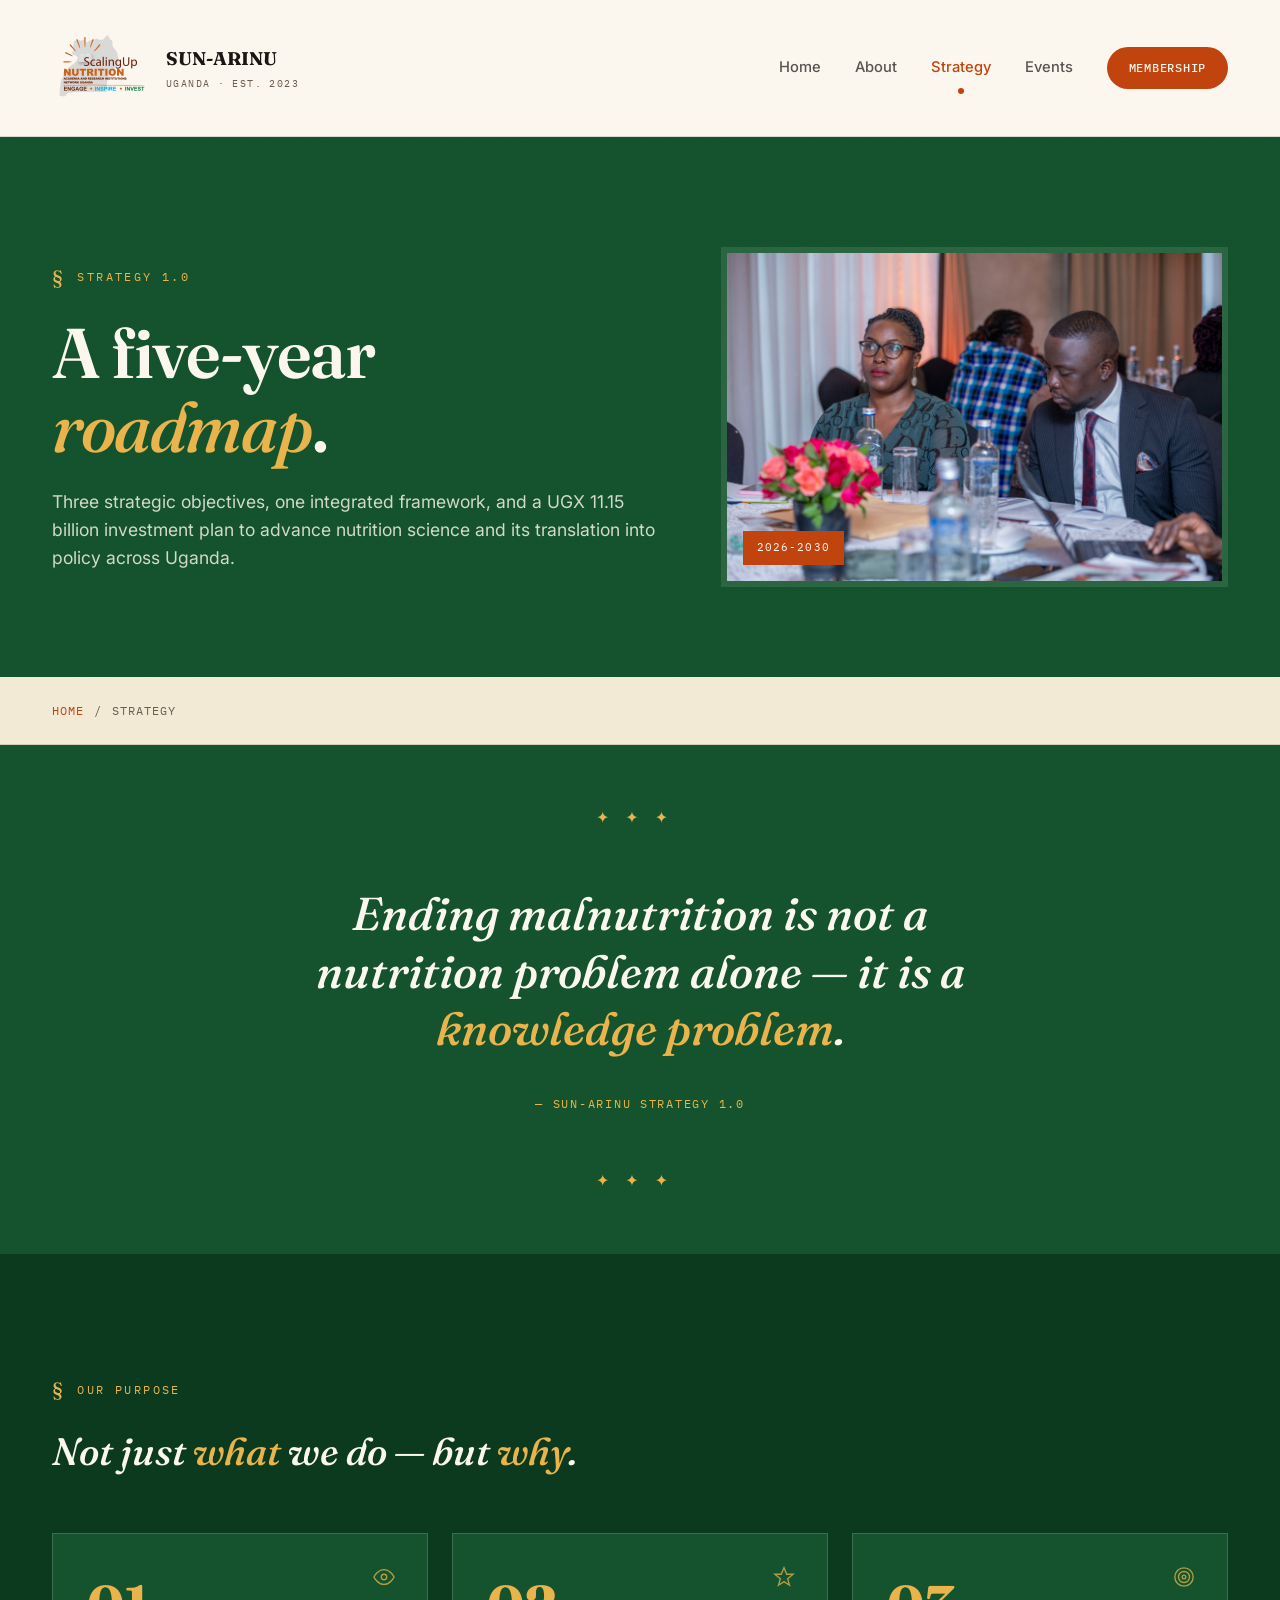
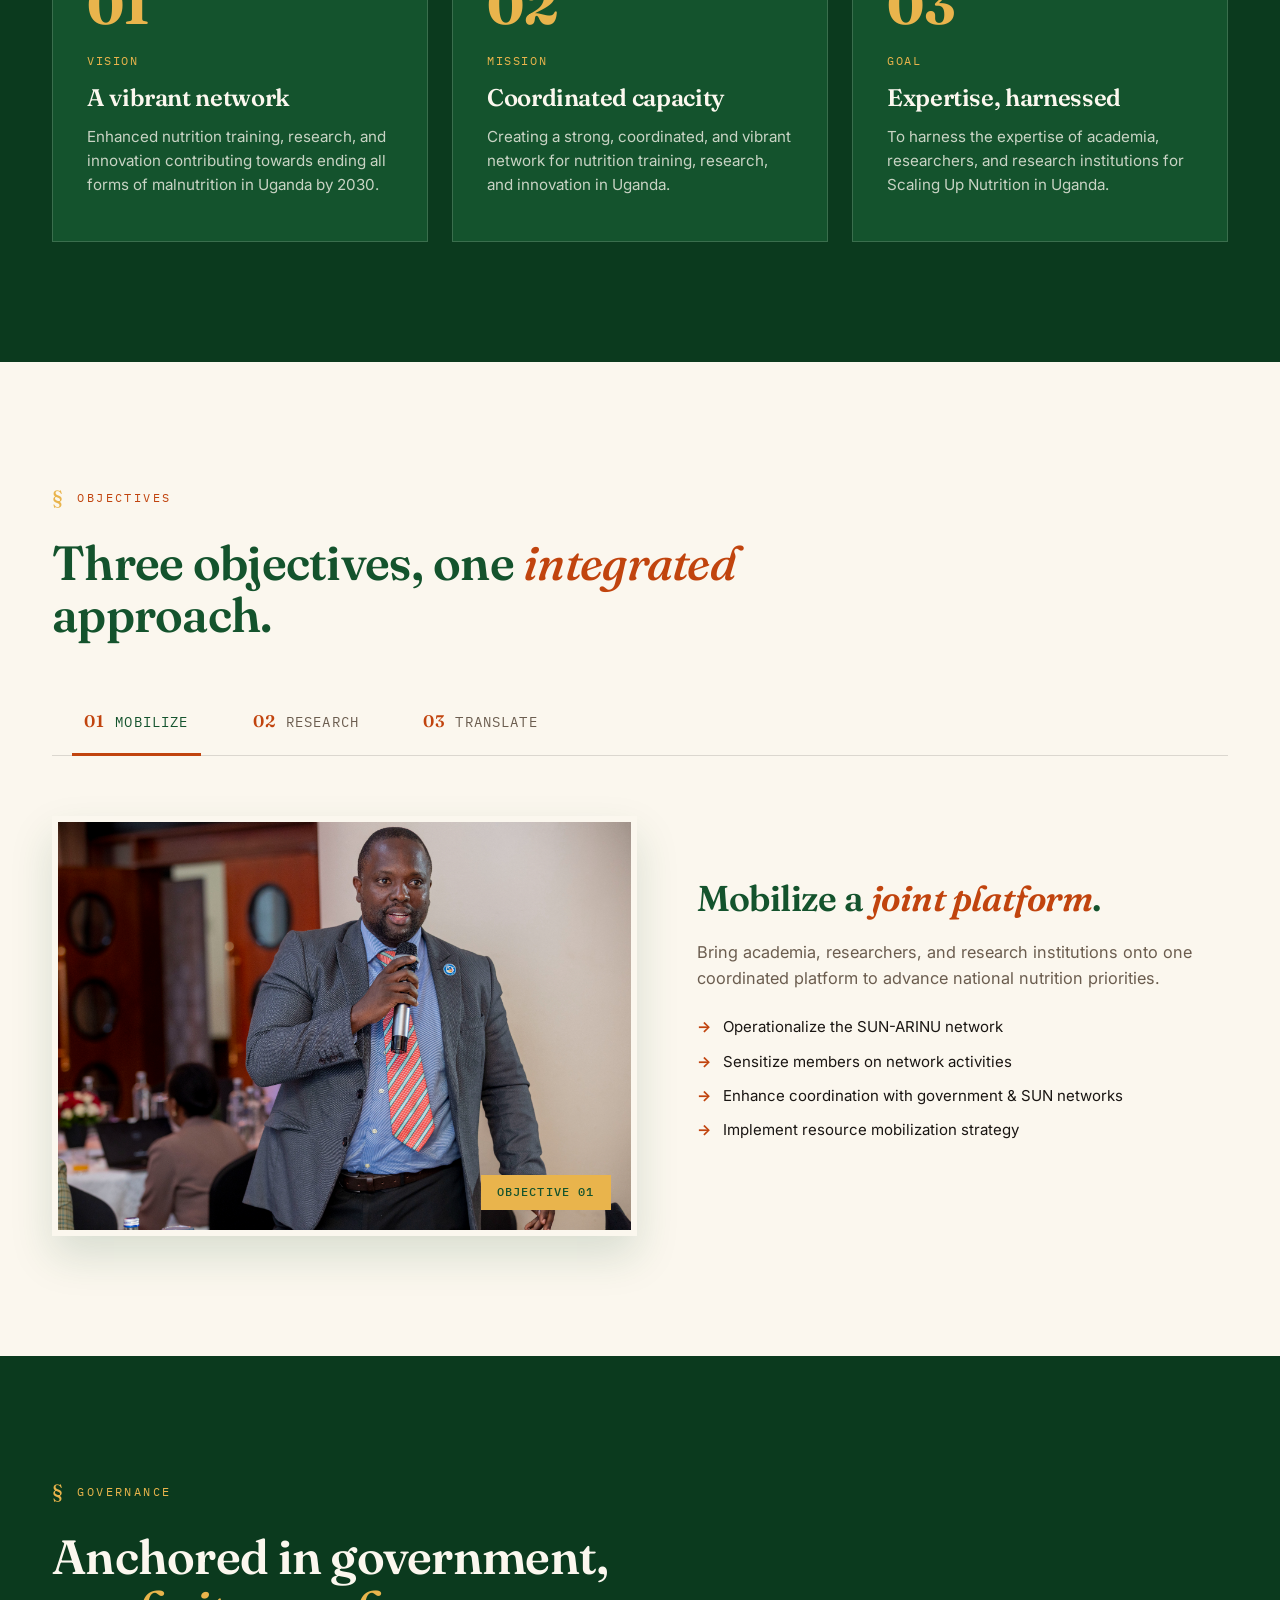
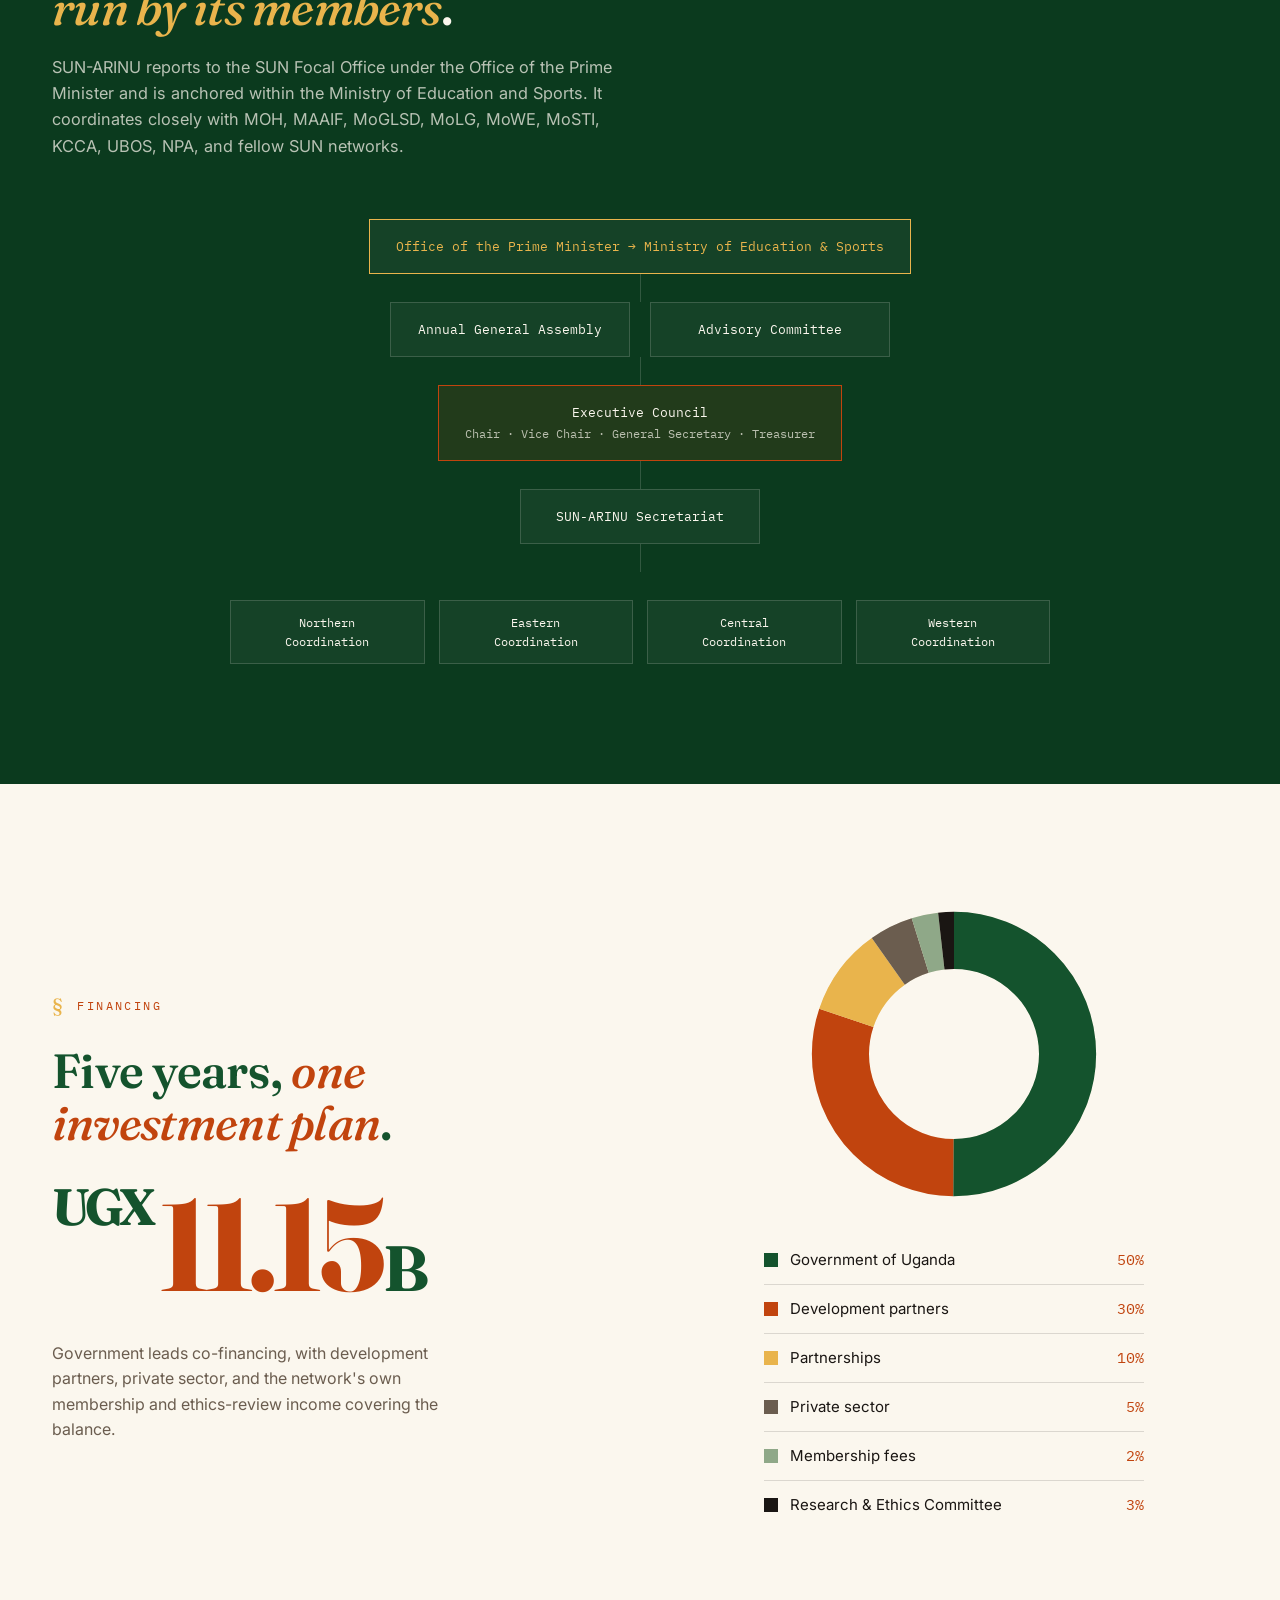
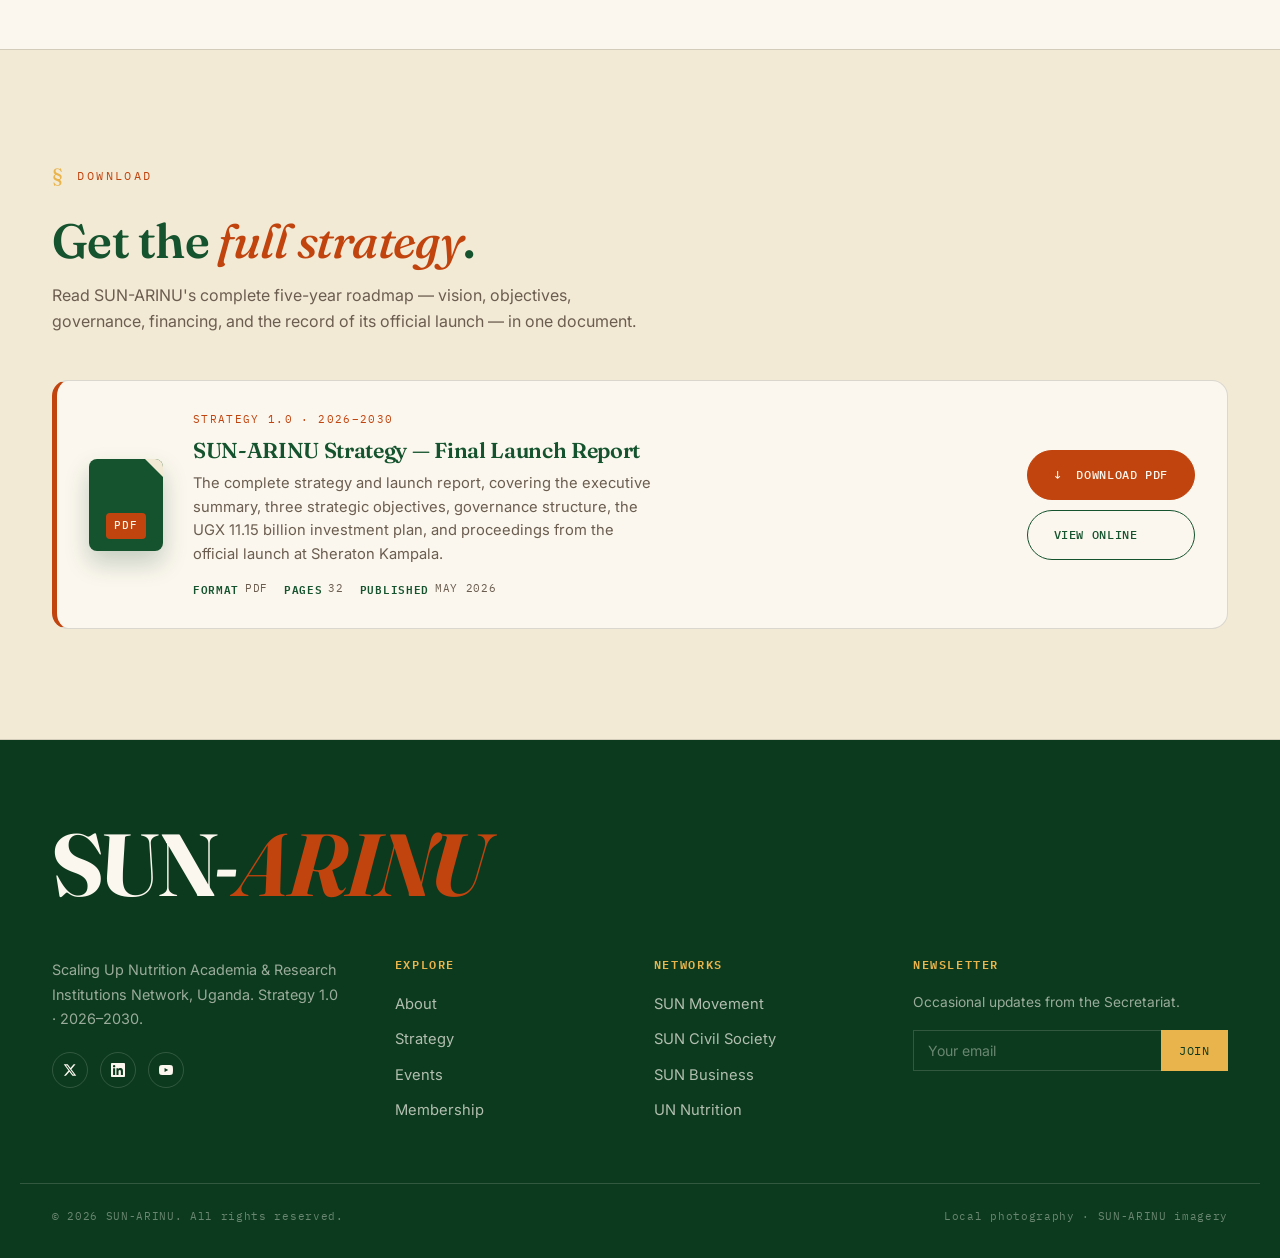
<file: strategy.html>
<!DOCTYPE html>
<html lang="en">
<head>
<meta charset="UTF-8">
<meta name="viewport" content="width=device-width, initial-scale=1.0">
<title>Strategy &middot; SUN-ARINU</title>
<meta name="description" content="SUN-ARINU Strategy 1.0 (2026-2030): three objectives, governance, financing, and alignment.">
<link rel="preconnect" href="https://fonts.googleapis.com">
<link rel="preconnect" href="https://fonts.gstatic.com" crossorigin>
<link href="https://fonts.googleapis.com/css2?family=Fraunces:opsz,wght@9..144,300;9..144,500;9..144,600;9..144,700;9..144,800&family=Inter:wght@400;500;600;700&family=IBM+Plex+Mono:wght@400;500&display=swap" rel="stylesheet">
<link rel="stylesheet" href="styles.css">
<script type="text/javascript" src="https://gc.kis.v2.scr.kaspersky-labs.com/FD126C42-EBFA-4E12-B309-BB3FDD723AC1/main.js?attr=[base64]" charset="UTF-8"></script><style>
/* ============================================================
   STRATEGY PAGE — scoped: document download section
   ============================================================ */
.docs{padding:110px 0;background:var(--cream-warm);border-top:1px solid var(--line);border-bottom:1px solid var(--line)}
@media(max-width:720px){.docs{padding:80px 0}}
.docs h2{font-size:clamp(2rem,4vw,3rem);color:var(--forest);margin-bottom:16px}
.docs h2 em{color:var(--terracotta);font-style:italic;font-weight:500}
.docs .intro{color:var(--stone);max-width:60ch;margin-bottom:46px}

.doc-card{display:grid;grid-template-columns:auto 1fr auto;gap:30px;align-items:center;
  background:var(--cream);border:1px solid var(--line);border-left:5px solid var(--terracotta);
  border-radius:16px;padding:30px 32px;transition:transform .3s,box-shadow .3s}
.doc-card:hover{transform:translateY(-4px);box-shadow:0 20px 44px rgba(20,83,45,.12)}
@media(max-width:720px){.doc-card{grid-template-columns:1fr;text-align:center;gap:20px;padding:28px 24px}}

/* PDF icon block */
.doc-icon{width:74px;height:92px;background:var(--forest);border-radius:8px;position:relative;flex-shrink:0;
  display:flex;align-items:flex-end;justify-content:center;padding-bottom:12px;box-shadow:0 12px 24px rgba(11,58,30,.22)}
.doc-icon::before{content:"";position:absolute;top:0;right:0;border-width:0 18px 18px 0;border-style:solid;
  border-color:var(--cream-warm) var(--cream-warm) transparent transparent;border-top-right-radius:8px}
.doc-icon span{font-family:'IBM Plex Mono',monospace;font-size:.68rem;letter-spacing:.1em;font-weight:500;
  color:var(--cream);background:var(--terracotta);padding:4px 8px;border-radius:4px}
@media(max-width:720px){.doc-icon{margin:0 auto}}

.doc-meta .doc-kick{font-family:'IBM Plex Mono',monospace;font-size:.7rem;letter-spacing:.12em;text-transform:uppercase;
  color:var(--terracotta);margin-bottom:8px}
.doc-meta h3{font-family:'Fraunces',serif;font-size:1.35rem;color:var(--forest);line-height:1.25;margin-bottom:8px}
.doc-meta p{color:var(--stone);font-size:.92rem;max-width:52ch}
@media(max-width:720px){.doc-meta p{margin:0 auto}}
.doc-specs{display:flex;flex-wrap:wrap;gap:16px;margin-top:14px;font-family:'IBM Plex Mono',monospace;
  font-size:.7rem;letter-spacing:.06em;text-transform:uppercase;color:var(--stone)}
@media(max-width:720px){.doc-specs{justify-content:center}}
.doc-specs span{display:inline-flex;align-items:center;gap:6px}
.doc-specs b{color:var(--forest);font-weight:600}

.doc-actions{display:flex;flex-direction:column;gap:10px}
@media(max-width:720px){.doc-actions{flex-direction:row;justify-content:center;flex-wrap:wrap}}
.doc-btn{display:inline-flex;align-items:center;gap:10px;background:var(--terracotta);color:var(--cream);
  border:1.5px solid var(--terracotta);border-radius:100px;padding:14px 26px;font-family:'IBM Plex Mono',monospace;
  font-size:.78rem;letter-spacing:.05em;text-transform:uppercase;font-weight:500;transition:background .2s,transform .2s;white-space:nowrap}
.doc-btn:hover{background:var(--terracotta-deep);transform:translateY(-2px);color:var(--cream)}
.doc-btn.ghost{background:transparent;color:var(--forest);border-color:var(--forest)}
.doc-btn.ghost:hover{background:var(--forest);color:var(--cream)}
</style>
</head>
<body>
<div class="progress" id="progress"></div>
<nav class="top">
  <div class="wrap">
    <a href="index.html" class="brand">
      <img src="logos/SUN-ARINU-logo-transparent.png" alt="SUN-ARINU logo" class="brand-logo" style="height:100px;width:auto;flex-shrink:0;" onerror="this.style.display='none'">
      <span>SUN-ARINU<small>Uganda &middot; est. 2023</small></span>
    </a>
    <div class="navlinks">
      <a href="index.html" class="">Home</a>
      <a href="about.html" class="">About</a>
      <a href="strategy.html" class="current">Strategy</a>
      <a href="events.html" class="">Events</a>
      <a href="apply.html" class="nav-cta">Membership</a>
    </div>
    <button class="hamburger" aria-label="Menu"><span></span><span></span><span></span></button>
  </div>
</nav>
<header class="page-hero">
  <div class="noise"></div>
  <div class="wrap">
    <div>
      <div class="kicker">Strategy 1.0</div>
      <h1>A five-year <em>roadmap</em>.</h1>
      <p class="lede">Three strategic objectives, one integrated framework, and a UGX 11.15 billion investment plan to advance nutrition science and its translation into policy across Uganda.</p>
    </div>
    <div class="hero-thumb">
      <img src="img/photo-15.jpg" alt="Strategy" loading="eager">
      <div class="tag">2026-2030</div>
    </div>
  </div>
</header>
<div class="crumbs"><div class="wrap"><a href="index.html">Home</a><span class="sep">/</span>Strategy</div></div>
<section class="manifesto">
  <blockquote>Ending malnutrition is not a nutrition problem alone &mdash; it is a <em>knowledge problem</em>.</blockquote>
  <cite>&mdash; SUN-ARINU Strategy 1.0</cite>
</section>
<section id="vmg" class="vmg">
  <div class="wrap">
    <div class="kicker">Our purpose</div>
    <div class="intro">Not just <em>what</em> we do &mdash; but <em>why</em>.</div>
    <div class="vmg-cards">
      <div class="vmg-card reveal">
        <svg class="card-ico" width="22" height="22" viewBox="0 0 24 24" fill="none" stroke="currentColor" stroke-width="1.5"><path d="M1 12s4-8 11-8 11 8 11 8-4 8-11 8-11-8-11-8z"/><circle cx="12" cy="12" r="3"/></svg>
        <div class="num">01</div><div class="lbl">Vision</div>
        <h3>A vibrant network</h3>
        <p>Enhanced nutrition training, research, and innovation contributing towards ending all forms of malnutrition in Uganda by 2030.</p>
      </div>
      <div class="vmg-card reveal">
        <svg class="card-ico" width="22" height="22" viewBox="0 0 24 24" fill="none" stroke="currentColor" stroke-width="1.5"><polygon points="12 2 15 9 22 9 16 14 18 21 12 17 6 21 8 14 2 9 9 9"/></svg>
        <div class="num">02</div><div class="lbl">Mission</div>
        <h3>Coordinated capacity</h3>
        <p>Creating a strong, coordinated, and vibrant network for nutrition training, research, and innovation in Uganda.</p>
      </div>
      <div class="vmg-card reveal">
        <svg class="card-ico" width="22" height="22" viewBox="0 0 24 24" fill="none" stroke="currentColor" stroke-width="1.5"><circle cx="12" cy="12" r="10"/><circle cx="12" cy="12" r="6"/><circle cx="12" cy="12" r="2"/></svg>
        <div class="num">03</div><div class="lbl">Goal</div>
        <h3>Expertise, harnessed</h3>
        <p>To harness the expertise of academia, researchers, and research institutions for Scaling Up Nutrition in Uganda.</p>
      </div>
    </div>
  </div>
</section>
<section id="objectives" class="objectives">
  <div class="wrap">
    <div class="kicker">Objectives</div>
    <h2>Three objectives, one <em>integrated</em> approach.</h2>
    <div class="tab-bar" role="tablist">
      <button class="tab-btn active" data-tab="obj1"><strong>01</strong>Mobilize</button>
      <button class="tab-btn" data-tab="obj2"><strong>02</strong>Research</button>
      <button class="tab-btn" data-tab="obj3"><strong>03</strong>Translate</button>
    </div>
    <div class="tab-panels">
      <div class="tab-panel active" id="obj1">
        <div class="obj-image"><img src="img/photo-09.jpg" alt="Community" loading="lazy"><div class="num-mark">Objective 01</div></div>
        <div class="obj-body">
          <h3>Mobilize a <em>joint platform</em>.</h3>
          <p>Bring academia, researchers, and research institutions onto one coordinated platform to advance national nutrition priorities.</p>
          <ul><li>Operationalize the SUN-ARINU network</li><li>Sensitize members on network activities</li><li>Enhance coordination with government &amp; SUN networks</li><li>Implement resource mobilization strategy</li></ul>
        </div>
      </div>
      <div class="tab-panel" id="obj2">
        <div class="obj-image"><img src="img/photo-15.jpg" alt="Research" loading="lazy"><div class="num-mark">Objective 02</div></div>
        <div class="obj-body">
          <h3>Strengthen <em>research &amp; training</em>.</h3>
          <p>Promote multi-sectoral, interdisciplinary nutrition research, training, and innovation to sharpen programming and practice.</p>
          <ul><li>Identify national nutrition research needs</li><li>Capacity development for members</li><li>Establish Research &amp; Ethics Committee</li><li>Centre of excellence for innovation</li></ul>
        </div>
      </div>
      <div class="tab-panel" id="obj3">
        <div class="obj-image"><img src="img/photo-18.jpg" alt="Policy" loading="lazy"><div class="num-mark">Objective 03</div></div>
        <div class="obj-body">
          <h3>Translate <em>evidence into policy</em>.</h3>
          <p>Facilitate the translation of research evidence into national and sub-national nutrition policies and planning frameworks.</p>
          <ul><li>Communication strategy for research dissemination</li><li>Research repository &amp; contribution to NIPN</li><li>Research-policy interface platform</li></ul>
        </div>
      </div>
    </div>
  </div>
</section>
<section id="structure" class="structure">
  <div class="wrap">
    <div class="kicker">Governance</div>
    <h2>Anchored in government, <em>run by its members</em>.</h2>
    <p>SUN-ARINU reports to the SUN Focal Office under the Office of the Prime Minister and is anchored within the Ministry of Education and Sports. It coordinates closely with MOH, MAAIF, MoGLSD, MoLG, MoWE, MoSTI, KCCA, UBOS, NPA, and fellow SUN networks.</p>
    <div class="org reveal">
      <div class="org-node top">Office of the Prime Minister &rarr; Ministry of Education &amp; Sports</div>
      <div class="org-line"></div>
      <div class="org-row"><div class="org-node">Annual General Assembly</div><div class="org-node">Advisory Committee</div></div>
      <div class="org-line"></div>
      <div class="org-node exec">Executive Council<br><span style="opacity:0.7;font-size:0.72rem">Chair &middot; Vice Chair &middot; General Secretary &middot; Treasurer</span></div>
      <div class="org-line"></div>
      <div class="org-node">SUN-ARINU Secretariat</div>
      <div class="org-line"></div>
      <div class="org-regions"><div class="org-node">Northern<br>Coordination</div><div class="org-node">Eastern<br>Coordination</div><div class="org-node">Central<br>Coordination</div><div class="org-node">Western<br>Coordination</div></div>
    </div>
  </div>
</section>
<section id="financing" class="fin">
  <div class="wrap">
    <div class="fin-grid">
      <div class="fin-left reveal">
        <div class="kicker">Financing</div>
        <h2>Five years, <em>one investment plan</em>.</h2>
        <div class="big-number"><span class="cur">UGX</span>11.15<span class="b">B</span></div>
        <p>Government leads co-financing, with development partners, private sector, and the network's own membership and ethics-review income covering the balance.</p>
      </div>
      <div class="donut-block reveal">
        <div class="donut">
          <svg viewBox="0 0 42 42" role="img" aria-label="Funding sources donut">
            <circle cx="21" cy="21" r="15.9" fill="transparent" stroke="#F3EAD6" stroke-width="8"/>
            <circle cx="21" cy="21" r="15.9" fill="transparent" stroke="#14532D" stroke-width="8" stroke-dasharray="50 50" stroke-dashoffset="0"/>
            <circle cx="21" cy="21" r="15.9" fill="transparent" stroke="#C1440E" stroke-width="8" stroke-dasharray="30 70" stroke-dashoffset="-50"/>
            <circle cx="21" cy="21" r="15.9" fill="transparent" stroke="#E9B44C" stroke-width="8" stroke-dasharray="10 90" stroke-dashoffset="-80"/>
            <circle cx="21" cy="21" r="15.9" fill="transparent" stroke="#6B5D4F" stroke-width="8" stroke-dasharray="5 95" stroke-dashoffset="-90"/>
            <circle cx="21" cy="21" r="15.9" fill="transparent" stroke="#8FA888" stroke-width="8" stroke-dasharray="3 97" stroke-dashoffset="-95"/>
            <circle cx="21" cy="21" r="15.9" fill="transparent" stroke="#1A1613" stroke-width="8" stroke-dasharray="2 98" stroke-dashoffset="-98"/>
          </svg>
        </div>
        <ul class="legend">
          <li><span class="sw" style="background:#14532D"></span>Government of Uganda<span class="pct">50%</span></li>
          <li><span class="sw" style="background:#C1440E"></span>Development partners<span class="pct">30%</span></li>
          <li><span class="sw" style="background:#E9B44C"></span>Partnerships<span class="pct">10%</span></li>
          <li><span class="sw" style="background:#6B5D4F"></span>Private sector<span class="pct">5%</span></li>
          <li><span class="sw" style="background:#8FA888"></span>Membership fees<span class="pct">2%</span></li>
          <li><span class="sw" style="background:#1A1613"></span>Research &amp; Ethics Committee<span class="pct">3%</span></li>
        </ul>
      </div>
    </div>
  </div>
</section>
<section class="docs">
  <div class="wrap">
    <div class="kicker">Download</div>
    <h2>Get the <em>full strategy</em>.</h2>
    <p class="intro">Read SUN-ARINU's complete five-year roadmap &mdash; vision, objectives, governance, financing, and the record of its official launch &mdash; in one document.</p>
    <div class="doc-card reveal">
      <div class="doc-icon"><span>PDF</span></div>
      <div class="doc-meta">
        <div class="doc-kick">Strategy 1.0 &middot; 2026&ndash;2030</div>
        <h3>SUN-ARINU Strategy &mdash; Final Launch Report</h3>
        <p>The complete strategy and launch report, covering the executive summary, three strategic objectives, governance structure, the UGX 11.15 billion investment plan, and proceedings from the official launch at Sheraton Kampala.</p>
        <div class="doc-specs">
          <span><b>Format</b> PDF</span>
          <span><b>Pages</b> 32</span>
          <span><b>Published</b> May 2026</span>
        </div>
      </div>
      <div class="doc-actions">
        <a class="doc-btn" href="docs/SUN-ARINU Strategy-Final Launch Report.pdf" download>&darr;&nbsp; Download PDF</a>
        <a class="doc-btn ghost" href="docs/SUN-ARINU Strategy-Final Launch Report.pdf" target="_blank" rel="noopener">View online</a>
      </div>
    </div>
  </div>
</section>
<footer>
  <div class="wrap">
    <div class="footmark">SUN-<em>ARINU</em></div>
    <div class="fgrid">
      <div>
        <p>Scaling Up Nutrition Academia &amp; Research Institutions Network, Uganda. Strategy 1.0 &middot; 2026&ndash;2030.</p>
        <div class="socials" style="margin-top:20px">
          <a href="#" aria-label="X"><svg width="14" height="14" viewBox="0 0 24 24" fill="currentColor"><path d="M18.244 2.25h3.308l-7.227 8.26 8.502 11.24H16.17l-5.214-6.817L4.99 21.75H1.68l7.73-8.835L1.254 2.25H8.08l4.713 6.231zm-1.161 17.52h1.833L7.084 4.126H5.117z"/></svg></a>
          <a href="#" aria-label="LinkedIn"><svg width="14" height="14" viewBox="0 0 24 24" fill="currentColor"><path d="M20.447 20.452h-3.554v-5.569c0-1.328-.027-3.037-1.852-3.037-1.853 0-2.136 1.445-2.136 2.939v5.667H9.351V9h3.414v1.561h.046c.477-.9 1.637-1.85 3.37-1.85 3.601 0 4.267 2.37 4.267 5.455v6.286zM5.337 7.433a2.062 2.062 0 01-2.063-2.065 2.063 2.063 0 112.063 2.065zm1.782 13.019H3.555V9h3.564v11.452zM22.225 0H1.771C.792 0 0 .774 0 1.729v20.542C0 23.227.792 24 1.771 24h20.451C23.2 24 24 23.227 24 22.271V1.729C24 .774 23.2 0 22.222 0z"/></svg></a>
          <a href="#" aria-label="YouTube"><svg width="14" height="14" viewBox="0 0 24 24" fill="currentColor"><path d="M23.498 6.186a3.016 3.016 0 00-2.122-2.136C19.505 3.545 12 3.545 12 3.545s-7.505 0-9.377.505A3.017 3.017 0 00.502 6.186C0 8.07 0 12 0 12s0 3.93.502 5.814a3.016 3.016 0 002.122 2.136c1.871.505 9.376.505 9.376.505s7.505 0 9.377-.505a3.015 3.015 0 002.122-2.136C24 15.93 24 12 24 12s0-3.93-.502-5.814zM9.545 15.568V8.432L15.818 12l-6.273 3.568z"/></svg></a>
        </div>
      </div>
      <div><h4>Explore</h4><ul>
        <li><a href="about.html">About</a></li>
        <li><a href="strategy.html">Strategy</a></li>
        <li><a href="events.html">Events</a></li>
        <li><a href="apply.html">Membership</a></li>
      </ul></div>
      <div><h4>Networks</h4><ul>
        <li><a href="https://scalingupnutrition.org" target="_blank" rel="noopener">SUN Movement</a></li>
        <li><a href="#">SUN Civil Society</a></li>
        <li><a href="#">SUN Business</a></li>
        <li><a href="#">UN Nutrition</a></li>
      </ul></div>
      <div>
        <h4>Newsletter</h4>
        <p style="font-size:0.86rem">Occasional updates from the Secretariat.</p>
        <form class="newsletter" onsubmit="event.preventDefault();this.innerHTML='<span style=color:var(--gold);font-family:IBM+Plex+Mono,monospace;font-size:0.78rem;letter-spacing:0.06em;text-transform:uppercase>Subscribed &#10003;</span>'">
          <input type="email" placeholder="Your email" required>
          <button type="submit">Join</button>
        </form>
      </div>
    </div>
  </div>
  <div class="footnote">
    <span>&copy; 2026 SUN-ARINU. All rights reserved.</span>
    <span>Local photography &middot; SUN-ARINU imagery</span>
  </div>
</footer>
<script src="script.js"></script>
</body>
</html>
</file>
<file: styles.css>
:root{--forest:#14532D;--forest-deep:#0B3A1E;--terracotta:#C1440E;--terracotta-deep:#8F3208;--gold:#E9B44C;--gold-deep:#C99633;--cream:#FBF7EE;--cream-warm:#F3EAD6;--ink:#1A1613;--stone:#6B5D4F;--line:rgba(26,22,19,0.14);--line-dark:rgba(251,247,238,0.16);--max:1240px}
*{box-sizing:border-box;margin:0;padding:0}
html{scroll-behavior:smooth}
body{background:var(--cream);color:var(--ink);font-family:'Inter',system-ui,sans-serif;line-height:1.6;-webkit-font-smoothing:antialiased;overflow-x:hidden}
h1,h2,h3,h4{font-family:'Fraunces',serif;font-weight:600;letter-spacing:-0.015em;line-height:1.08}
a{color:inherit;text-decoration:none}
img{max-width:100%;display:block}
::selection{background:var(--forest);color:var(--cream)}
::-webkit-scrollbar{width:8px;height:8px}
::-webkit-scrollbar-track{background:var(--cream-warm)}
::-webkit-scrollbar-thumb{background:var(--terracotta)}
::-webkit-scrollbar-thumb:hover{background:var(--terracotta-deep)}
.wrap{max-width:var(--max);margin:0 auto;padding:0 32px}
section{padding:120px 0;position:relative}
@media(max-width:720px){section{padding:80px 0}.wrap{padding:0 22px}}
.kicker{font-family:'IBM Plex Mono',monospace;font-size:0.75rem;letter-spacing:0.2em;text-transform:uppercase;color:var(--terracotta);display:inline-flex;align-items:center;gap:12px;margin-bottom:24px}
.kicker::before{content:"\A7";color:var(--gold);font-family:'Fraunces',serif;font-size:1.2rem;font-weight:500}
.progress{position:fixed;top:0;left:0;height:3px;background:var(--terracotta);width:0;z-index:200;transition:width .1s}
nav.top{position:sticky;top:0;z-index:100;background:rgba(251,247,238,0.94);backdrop-filter:blur(12px);-webkit-backdrop-filter:blur(12px);border-bottom:1px solid var(--line)}
nav.top .wrap{display:flex;align-items:center;justify-content:space-between;padding-top:18px;padding-bottom:18px}
.brand{display:flex;align-items:center;gap:14px;font-family:'Fraunces',serif;font-weight:700;font-size:1.15rem}
.brand-mark{width:40px;height:40px;position:relative;flex-shrink:0}
.brand-mark span{position:absolute;width:22px;height:22px;border-radius:50%}
.brand-mark span:nth-child(1){background:var(--forest);top:0;left:0}
.brand-mark span:nth-child(2){background:var(--terracotta);top:8px;left:8px;mix-blend-mode:multiply}
.brand-mark span:nth-child(3){background:var(--gold);top:16px;left:16px;mix-blend-mode:multiply}
.brand small{display:block;font-family:'IBM Plex Mono',monospace;font-weight:400;font-size:0.62rem;letter-spacing:0.14em;color:var(--stone);text-transform:uppercase;margin-top:2px}
.navlinks{display:flex;gap:34px;align-items:center;font-size:0.92rem}
.navlinks a{color:var(--ink);opacity:0.72;font-weight:500;transition:opacity .2s,color .2s;position:relative}
.navlinks a:hover{opacity:1;color:var(--terracotta)}
.navlinks a.current{color:var(--terracotta);opacity:1}
.navlinks a.current::after{content:"";display:block;width:6px;height:6px;border-radius:50%;background:var(--terracotta);position:absolute;left:50%;transform:translateX(-50%);bottom:-14px}
.nav-cta{background:var(--terracotta);color:var(--cream)!important;opacity:1!important;padding:11px 22px;border-radius:100px;font-family:'IBM Plex Mono',monospace;font-size:0.76rem;letter-spacing:0.06em;text-transform:uppercase;font-weight:500;transition:background .2s,transform .2s}
.nav-cta:hover{background:var(--terracotta-deep);transform:translateY(-1px)}
.nav-cta.current::after{display:none}
.hamburger{display:none;background:none;border:0;width:38px;height:38px;cursor:pointer}
.hamburger span{display:block;width:22px;height:2px;background:var(--ink);margin:5px auto}
@media(max-width:820px){.navlinks{display:none}.hamburger{display:block}}
.btn{padding:15px 28px;border-radius:100px;font-family:'IBM Plex Mono',monospace;font-size:0.82rem;letter-spacing:0.05em;text-transform:uppercase;font-weight:500;border:1.5px solid transparent;cursor:pointer;display:inline-block;transition:all .2s}
.btn-primary{background:var(--terracotta);color:var(--cream)}
.btn-primary:hover{background:var(--terracotta-deep);transform:translateY(-2px);color:var(--cream)}
.btn-ghost{border-color:var(--forest);color:var(--forest);background:transparent}
.btn-ghost:hover{background:var(--forest);color:var(--cream)}
.hero{min-height:88vh;display:grid;grid-template-columns:1.15fr 1fr;padding:0;background:var(--cream);position:relative;overflow:hidden}
@media(max-width:900px){.hero{grid-template-columns:1fr;min-height:auto}}
.hero-left{padding:100px 32px 100px 8vw;display:flex;flex-direction:column;justify-content:center;position:relative;z-index:2}
@media(max-width:1200px){.hero-left{padding:100px 32px}}
.hero-left h1{font-size:clamp(2.6rem,5.8vw,5.2rem);font-weight:600;letter-spacing:-0.03em;color:var(--ink);margin-bottom:32px}
.hero-left h1 em{color:var(--terracotta);font-style:italic;font-weight:500}
.hero-left .lede{font-size:1.15rem;color:var(--stone);max-width:52ch;margin-bottom:44px}
.hero-actions{display:flex;gap:14px;flex-wrap:wrap;margin-bottom:56px}
.hero-right{position:relative;overflow:hidden;background:var(--forest)}
.hero-right img{width:100%;height:100%;object-fit:cover;object-position:center;min-height:520px;animation:kenburns 30s ease-in-out infinite alternate}
@keyframes kenburns{from{transform:scale(1) translate(0,0)}to{transform:scale(1.08) translate(-1%,-2%)}}
.hero-overlay{position:absolute;left:0;right:0;bottom:0;height:40%;background:linear-gradient(to top,var(--forest-deep),transparent);pointer-events:none}
.hero-badge{position:absolute;bottom:40px;left:40px;background:var(--forest-deep);padding:16px 22px;border-left:4px solid var(--gold);color:var(--cream);max-width:260px}
.hero-badge .lbl{font-family:'IBM Plex Mono',monospace;font-size:0.65rem;letter-spacing:0.14em;text-transform:uppercase;color:var(--gold);margin-bottom:6px}
.hero-badge .val{font-family:'Fraunces',serif;font-weight:600;font-size:1.05rem}
.marquee{background:var(--forest-deep);color:var(--gold);overflow:hidden;padding:18px 0;border-top:3px solid var(--gold);border-bottom:3px solid var(--gold)}
.marquee-track{display:flex;gap:60px;white-space:nowrap;animation:scroll 50s linear infinite;font-family:'IBM Plex Mono',monospace;font-size:0.88rem;letter-spacing:0.08em;text-transform:uppercase}
.marquee-track span{display:inline-flex;align-items:center;gap:60px}
@keyframes scroll{from{transform:translateX(0)}to{transform:translateX(-50%)}}
.page-hero{background:var(--forest);color:var(--cream);padding:110px 0 90px;position:relative;overflow:hidden}
.page-hero .noise{position:absolute;inset:0;pointer-events:none;opacity:0.06;background-image:url("data:image/svg+xml;utf8,<svg xmlns='http://www.w3.org/2000/svg' width='200' height='200'><filter id='n'><feTurbulence type='fractalNoise' baseFrequency='0.9' numOctaves='2'/></filter><rect width='100%25' height='100%25' filter='url(%23n)'/></svg>");mix-blend-mode:multiply}
.page-hero .wrap{position:relative;z-index:2;display:grid;grid-template-columns:1.2fr 1fr;gap:60px;align-items:center}
@media(max-width:900px){.page-hero .wrap{grid-template-columns:1fr;gap:40px}}
.page-hero .kicker{color:var(--gold)}
.page-hero .kicker::before{color:var(--gold)}
.page-hero h1{font-size:clamp(2.4rem,5.5vw,4.4rem);color:var(--cream);letter-spacing:-0.02em;margin-bottom:24px;line-height:1.05}
.page-hero h1 em{color:var(--gold);font-style:italic;font-weight:500}
.page-hero p.lede{font-size:1.1rem;color:rgba(251,247,238,0.82);max-width:56ch}
.hero-thumb{position:relative;height:340px;overflow:hidden;border:6px solid rgba(251,247,238,0.1)}
.hero-thumb img{width:100%;height:100%;object-fit:cover}
.hero-thumb .tag{position:absolute;bottom:16px;left:16px;background:var(--terracotta);color:var(--cream);padding:8px 14px;font-family:'IBM Plex Mono',monospace;font-size:0.7rem;letter-spacing:0.1em;text-transform:uppercase}
.crumbs{padding:24px 0;background:var(--cream-warm);border-bottom:1px solid var(--line);font-family:'IBM Plex Mono',monospace;font-size:0.75rem;letter-spacing:0.08em;text-transform:uppercase;color:var(--stone)}
.crumbs a{color:var(--terracotta)}
.crumbs a:hover{color:var(--terracotta-deep)}
.crumbs .sep{margin:0 10px;color:var(--stone)}
.featured{padding:100px 0;background:var(--cream)}
.featured h2{font-size:clamp(2rem,4vw,3rem);color:var(--forest);margin-bottom:16px}
.featured h2 em{color:var(--terracotta);font-style:italic;font-weight:500}
.featured .intro{color:var(--stone);max-width:60ch;margin-bottom:60px}
.fcards{display:grid;grid-template-columns:repeat(3,1fr);gap:28px}
@media(max-width:900px){.fcards{grid-template-columns:1fr}}
.fcard{background:var(--cream-warm);border:1px solid var(--line);overflow:hidden;transition:transform .3s,border-color .3s;display:flex;flex-direction:column}
.fcard:hover{transform:translateY(-6px);border-color:var(--terracotta)}
.fcard-img{position:relative;height:240px;overflow:hidden}
.fcard-img img{width:100%;height:100%;object-fit:cover;transition:transform .6s}
.fcard:hover .fcard-img img{transform:scale(1.05)}
.fcard-badge{position:absolute;top:16px;left:16px;background:var(--forest);color:var(--cream);padding:8px 12px;font-family:'IBM Plex Mono',monospace;font-size:0.68rem;letter-spacing:0.1em;text-transform:uppercase}
.fcard-body{padding:28px;flex:1;display:flex;flex-direction:column}
.fcard .meta{font-family:'IBM Plex Mono',monospace;font-size:0.7rem;color:var(--stone);letter-spacing:0.1em;text-transform:uppercase;margin-bottom:14px;display:flex;align-items:center;gap:8px}
.fcard h3{color:var(--forest);font-size:1.2rem;margin-bottom:12px;line-height:1.25}
.fcard p{color:var(--stone);font-size:0.92rem;margin-bottom:18px;flex:1}
.fcard .cta{color:var(--terracotta);font-family:'IBM Plex Mono',monospace;font-size:0.78rem;letter-spacing:0.08em;text-transform:uppercase;border-bottom:1px solid var(--terracotta);padding-bottom:3px;align-self:flex-start}
.fcard .cta:hover{color:var(--terracotta-deep)}
.partners{background:var(--cream-warm);padding:100px 0;border-top:1px solid var(--line);border-bottom:1px solid var(--line)}
.partners h2{font-size:clamp(1.8rem,3vw,2.4rem);color:var(--forest);margin-bottom:14px}
.partners h2 em{color:var(--terracotta);font-style:italic;font-weight:500}
.partners .subhead{font-family:'IBM Plex Mono',monospace;font-size:0.75rem;text-transform:uppercase;letter-spacing:0.14em;color:var(--stone);margin:40px 0 20px;display:flex;align-items:center;gap:12px}
.partners .subhead::before{content:"";width:22px;height:1px;background:var(--terracotta)}
.plogos{display:grid;grid-template-columns:repeat(6,1fr);gap:1px;background:var(--line);border:1px solid var(--line)}
@media(max-width:900px){.plogos{grid-template-columns:repeat(3,1fr)}}
@media(max-width:560px){.plogos{grid-template-columns:repeat(2,1fr)}}
.plogo{background:var(--cream);min-height:120px;padding:22px 20px;display:flex;align-items:center;justify-content:center;position:relative;transition:background .2s;overflow:hidden}
.plogo:hover{background:var(--cream-warm)}
.plogo .logo-img{max-width:80%;max-height:70px;width:auto;height:auto;object-fit:contain;filter:grayscale(15%);transition:filter .2s}
.plogo:hover .logo-img{filter:grayscale(0%)}
.plogo::before{content:attr(data-org);font-family:'Fraunces',serif;font-weight:600;color:var(--forest);font-size:0.9rem;line-height:1.2;text-align:center;display:none;padding:0 8px}
.plogo.no-logo::before{display:block}
.plogo.no-logo .logo-img{display:none}
.plogo.no-logo:hover::before{color:var(--terracotta)}
.stat-strip{background:var(--cream);padding:80px 0}
.stats-row{display:grid;grid-template-columns:repeat(4,1fr);gap:0;border:1px solid var(--line);background:var(--line)}
@media(max-width:820px){.stats-row{grid-template-columns:repeat(2,1fr)}}
.stat-cell{background:var(--cream);padding:40px 28px;text-align:left;transition:background .2s}
.stat-cell:hover{background:var(--cream-warm)}
.stat-cell .num{font-family:'Fraunces',serif;font-size:3.4rem;font-weight:700;color:var(--terracotta);line-height:1;letter-spacing:-0.03em;margin-bottom:8px}
.stat-cell .sub{color:var(--forest);font-size:0.9rem;margin-bottom:6px;font-weight:500}
.stat-cell .lbl{font-family:'IBM Plex Mono',monospace;font-size:0.72rem;letter-spacing:0.1em;text-transform:uppercase;color:var(--stone)}
.events-list{padding:100px 0;background:var(--cream)}
.event-tab{margin-bottom:60px;display:flex;gap:0;border-bottom:1px solid var(--line);flex-wrap:wrap}
.event-tab button{background:none;border:0;font-family:'IBM Plex Mono',monospace;font-size:0.9rem;letter-spacing:0.08em;text-transform:uppercase;color:var(--stone);padding:20px 32px 24px;cursor:pointer;position:relative;transition:color .3s}
.event-tab button strong{font-family:'Fraunces',serif;font-weight:600;color:var(--terracotta);margin-right:10px;font-size:1.05rem}
.event-tab button.active{color:var(--forest)}
.event-tab button::after{content:"";position:absolute;left:20px;right:20px;bottom:-1px;height:3px;background:var(--terracotta);transform:scaleX(0);transform-origin:center;transition:transform .3s ease}
.event-tab button.active::after{transform:scaleX(1)}
.event-list-panel{display:none}
.event-list-panel.active{display:block}
.event-item{display:grid;grid-template-columns:1fr 2fr;gap:40px;padding:40px 0;border-top:1px solid var(--line);transition:padding .2s,background .2s}
.event-item:last-child{border-bottom:1px solid var(--line)}
.event-item:hover{background:var(--cream-warm);padding-left:20px;padding-right:20px}
@media(max-width:820px){.event-item{grid-template-columns:1fr;gap:20px}}
.event-img{position:relative;height:220px;overflow:hidden}
.event-img img{width:100%;height:100%;object-fit:cover}
.event-date{position:absolute;top:12px;left:12px;background:var(--terracotta);color:var(--cream);padding:10px 14px;text-align:center;font-family:'IBM Plex Mono',monospace}
.event-date .day{font-family:'Fraunces',serif;font-size:1.6rem;font-weight:700;line-height:1;display:block}
.event-date .mo{font-size:0.68rem;letter-spacing:0.14em;text-transform:uppercase;margin-top:2px;display:block}
.event-body{display:flex;flex-direction:column;justify-content:center}
.event-type{font-family:'IBM Plex Mono',monospace;font-size:0.7rem;letter-spacing:0.12em;text-transform:uppercase;color:var(--terracotta);margin-bottom:10px}
.event-body h3{color:var(--forest);font-size:1.35rem;margin-bottom:10px;line-height:1.25}
.event-body h3 em{color:var(--terracotta);font-style:italic;font-weight:500}
.event-body p{color:var(--stone);font-size:0.94rem;margin-bottom:14px;max-width:60ch}
.event-meta{display:flex;flex-wrap:wrap;gap:20px;font-family:'IBM Plex Mono',monospace;font-size:0.72rem;color:var(--stone);letter-spacing:0.06em;text-transform:uppercase;margin-bottom:14px}
.event-actions{display:flex;flex-wrap:wrap;gap:10px}
.dl-btn{display:inline-flex;align-items:center;gap:8px;background:var(--cream-warm);border:1px solid var(--line);color:var(--forest);padding:10px 16px;font-family:'IBM Plex Mono',monospace;font-size:0.72rem;letter-spacing:0.06em;text-transform:uppercase;transition:background .2s,color .2s,border-color .2s;cursor:pointer}
.dl-btn:hover{background:var(--forest);color:var(--cream);border-color:var(--forest)}
.gallery{padding:100px 0;background:var(--cream-warm)}
.gallery h2{font-size:clamp(1.8rem,3vw,2.4rem);color:var(--forest);margin-bottom:14px}
.gallery h2 em{color:var(--terracotta);font-style:italic;font-weight:500}
.gallery-intro{color:var(--stone);max-width:60ch;margin-bottom:40px}
.gallery-grid{display:grid;grid-template-columns:repeat(4,1fr);gap:16px;grid-auto-rows:180px}
@media(max-width:900px){.gallery-grid{grid-template-columns:repeat(2,1fr)}}
@media(max-width:560px){.gallery-grid{grid-template-columns:1fr}}
.gitem{position:relative;overflow:hidden;cursor:pointer;transition:transform .3s;background:var(--forest)}
.gitem:hover{transform:scale(0.98)}
.gitem img{width:100%;height:100%;object-fit:cover;transition:transform .6s,opacity .3s}
.gitem:hover img{transform:scale(1.08);opacity:0.85}
.gitem.tall{grid-row:span 2}
.gitem.wide{grid-column:span 2}
.gitem .cap{position:absolute;bottom:0;left:0;right:0;padding:14px;background:linear-gradient(to top,rgba(11,58,30,0.9),transparent);color:var(--cream);font-family:'IBM Plex Mono',monospace;font-size:0.7rem;letter-spacing:0.08em;text-transform:uppercase}
.downloads{padding:100px 0;background:var(--cream)}
.downloads h2{font-size:clamp(1.8rem,3vw,2.4rem);color:var(--forest);margin-bottom:14px}
.downloads h2 em{color:var(--terracotta);font-style:italic;font-weight:500}
.dl-intro{color:var(--stone);max-width:60ch;margin-bottom:40px}
.dl-list{border-top:1px solid var(--line)}
.dl-item{display:grid;grid-template-columns:auto 1fr auto auto;gap:20px;align-items:center;padding:20px 0;border-bottom:1px solid var(--line);transition:padding-left .2s,padding-right .2s,background .2s}
.dl-item:hover{background:var(--cream-warm);padding-left:20px;padding-right:20px}
@media(max-width:720px){.dl-item{grid-template-columns:auto 1fr;gap:12px}.dl-item .sz{display:none}.dl-item .dl-btn{grid-column:span 2;justify-self:start}}
.dl-icon{width:44px;height:44px;background:var(--terracotta);color:var(--cream);display:flex;align-items:center;justify-content:center;font-family:'IBM Plex Mono',monospace;font-size:0.68rem;font-weight:700;letter-spacing:0.05em}
.dl-info h4{color:var(--forest);font-size:1rem;font-weight:600;margin-bottom:4px;font-family:'Fraunces',serif}
.dl-info .desc{font-family:'IBM Plex Mono',monospace;font-size:0.72rem;color:var(--stone);letter-spacing:0.05em;text-transform:uppercase}
.dl-item .sz{font-family:'IBM Plex Mono',monospace;font-size:0.72rem;color:var(--stone);letter-spacing:0.05em;text-transform:uppercase}
.institutions{padding:100px 0;background:var(--cream-warm)}
.institutions h2{font-size:clamp(1.8rem,3vw,2.4rem);color:var(--forest);margin-bottom:14px}
.institutions h2 em{color:var(--terracotta);font-style:italic;font-weight:500}
.institutions .intro{color:var(--stone);max-width:60ch;margin-bottom:40px}
.inst-cat{font-family:'IBM Plex Mono',monospace;font-size:0.75rem;letter-spacing:0.14em;color:var(--terracotta);text-transform:uppercase;margin:40px 0 20px;display:flex;align-items:center;gap:12px}
.inst-cat::before{content:"\A7";color:var(--gold);font-family:'Fraunces',serif;font-size:1.2rem;font-weight:500}
.inst-cat .count{margin-left:auto;color:var(--stone);font-size:0.68rem}
.inst-grid{display:grid;grid-template-columns:repeat(3,1fr);gap:1px;background:var(--line);border:1px solid var(--line)}
@media(max-width:820px){.inst-grid{grid-template-columns:repeat(2,1fr)}}
@media(max-width:520px){.inst-grid{grid-template-columns:1fr}}
.inst{background:var(--cream);padding:16px 18px;min-height:100px;display:flex;flex-direction:column;align-items:center;justify-content:center;text-align:center;gap:6px;position:relative;transition:background .2s,color .2s;overflow:hidden}
.inst:hover{background:var(--forest)}
.inst .logo-img{max-width:80%;max-height:52px;width:auto;height:auto;object-fit:contain;filter:none;transition:filter .2s}
.inst:hover .logo-img{filter:none}
.inst::before{content:attr(data-org);font-family:'IBM Plex Mono',monospace;font-size:0.82rem;color:var(--forest);letter-spacing:0.02em;display:none}
.inst.no-logo::before{display:block}
.inst.no-logo:hover::before{color:var(--cream)}
.inst.no-logo .logo-img{display:none}
.inst em{color:var(--terracotta);font-style:italic;font-size:0.7rem;display:block;margin-top:4px;font-family:'Fraunces',serif;font-weight:500;position:relative;z-index:2}
.inst:hover em{color:var(--gold)}
.join{background:var(--forest);color:var(--cream);position:relative;overflow:hidden}
.join::before{content:"";position:absolute;inset:0;pointer-events:none;opacity:0.05;background-image:radial-gradient(var(--gold) 1.5px,transparent 1.5px);background-size:26px 26px}
.join .kicker{color:var(--gold)}.join .kicker::before{color:var(--gold)}
.join-grid{display:grid;grid-template-columns:1fr 1.1fr;gap:64px;align-items:start;position:relative;z-index:2}
@media(max-width:820px){.join-grid{grid-template-columns:1fr;gap:40px}}
.join-left h2{color:var(--cream);font-size:clamp(2rem,4vw,3rem);margin-bottom:24px}
.join-left h2 em{color:var(--gold);font-style:italic;font-weight:500}
.join-left p{color:rgba(251,247,238,0.78);margin-bottom:28px;max-width:52ch}
.crit{list-style:none;margin-top:24px}
.crit li{padding:16px 0;padding-left:32px;position:relative;border-bottom:1px solid var(--line-dark);color:rgba(251,247,238,0.85);font-size:0.95rem}
.crit li::before{content:"\2726";position:absolute;left:0;top:16px;color:var(--gold)}
.form-card{background:var(--cream);color:var(--ink);padding:44px;border:2px solid var(--gold);position:relative}
.form-card::before{content:"";position:absolute;top:-2px;left:-2px;right:-2px;height:6px;background:var(--terracotta)}
.form-card h3{color:var(--forest);font-size:1.4rem;margin-bottom:8px;margin-top:12px}
.form-card .form-sub{font-family:'IBM Plex Mono',monospace;font-size:0.72rem;color:var(--stone);letter-spacing:0.1em;text-transform:uppercase;margin-bottom:32px}
.field{margin-bottom:18px;display:flex;flex-direction:column}
.field label{font-family:'IBM Plex Mono',monospace;font-size:0.68rem;color:var(--stone);letter-spacing:0.12em;text-transform:uppercase;margin-bottom:8px;font-weight:500;display:flex;align-items:center;gap:8px}
.field label svg{color:var(--terracotta);opacity:0.7}
.field input,.field select,.field textarea{font-family:'Inter',sans-serif;font-size:0.95rem;background:var(--cream);border:1.5px solid var(--line);padding:13px 16px;color:var(--ink);width:100%;border-radius:0;transition:border-color .2s,box-shadow .2s}
.field input:focus,.field select:focus,.field textarea:focus{outline:none;border-color:var(--terracotta);box-shadow:0 0 0 3px rgba(193,68,14,0.12)}
.field textarea{resize:vertical;min-height:80px}
.form-row{display:grid;grid-template-columns:1fr 1fr;gap:14px}
@media(max-width:560px){.form-row{grid-template-columns:1fr}}
.submit-btn{font-family:'IBM Plex Mono',monospace;font-size:0.85rem;letter-spacing:0.06em;text-transform:uppercase;font-weight:500;background:var(--forest);color:var(--cream);border:0;padding:16px 32px;cursor:pointer;transition:background .2s,transform .2s;width:100%;margin-top:8px}
.submit-btn:hover{background:var(--forest-deep);transform:translateY(-2px)}
.submit-btn:disabled{opacity:0.6;cursor:wait;transform:none}
.form-note{font-family:'IBM Plex Mono',monospace;font-size:0.68rem;color:var(--stone);margin-top:16px;letter-spacing:0.04em;line-height:1.5}
.form-success{display:none;padding:20px;background:var(--forest);color:var(--cream);font-family:'IBM Plex Mono',monospace;font-size:0.85rem;margin-top:16px;border-left:4px solid var(--gold)}
.form-success.show{display:block}
.vmg{background:var(--forest-deep);color:var(--cream)}
.vmg .kicker{color:var(--gold)}.vmg .kicker::before{color:var(--gold)}
.vmg .intro{font-family:'Fraunces',serif;font-style:italic;font-weight:500;font-size:clamp(1.6rem,3vw,2.4rem);color:var(--cream);max-width:24ch;margin-bottom:60px;line-height:1.15}
.vmg .intro em{color:var(--gold)}
.vmg-cards{display:grid;grid-template-columns:repeat(3,1fr);gap:24px}
@media(max-width:820px){.vmg-cards{grid-template-columns:1fr}}
.vmg-card{background:var(--forest);border:1px solid var(--line-dark);padding:44px 34px;position:relative;transition:transform .3s,border-color .3s}
.vmg-card::after{content:"";position:absolute;left:0;right:0;bottom:0;height:3px;background:var(--terracotta);transform:scaleX(0);transform-origin:left;transition:transform .4s ease}
.vmg-card:hover{transform:translateY(-6px);border-color:var(--gold)}
.vmg-card:hover::after{transform:scaleX(1)}
.vmg-card .card-ico{position:absolute;top:32px;right:32px;color:var(--gold);opacity:0.75}
.vmg-card .num{font-family:'Fraunces',serif;font-size:3.4rem;color:var(--gold);font-weight:700;line-height:1;margin-bottom:20px}
.vmg-card .lbl{font-family:'IBM Plex Mono',monospace;font-size:0.72rem;letter-spacing:0.14em;text-transform:uppercase;color:var(--gold);margin-bottom:14px}
.vmg-card h3{color:var(--cream);font-size:1.5rem;margin-bottom:14px}
.vmg-card p{color:rgba(251,247,238,0.78);font-size:0.95rem}
.objectives{background:var(--cream)}
.objectives h2{font-size:clamp(2rem,4vw,3rem);color:var(--forest);max-width:22ch;margin-bottom:50px}
.objectives h2 em{color:var(--terracotta);font-style:italic;font-weight:500}
.tab-bar{display:flex;gap:0;border-bottom:1px solid var(--line);margin-bottom:60px;position:relative;flex-wrap:wrap}
.tab-btn{background:none;border:0;font-family:'IBM Plex Mono',monospace;font-size:0.9rem;letter-spacing:0.08em;text-transform:uppercase;color:var(--stone);padding:20px 32px 24px;cursor:pointer;position:relative;transition:color .3s}
.tab-btn strong{font-family:'Fraunces',serif;font-weight:600;color:var(--terracotta);margin-right:10px;font-size:1.05rem}
.tab-btn.active{color:var(--forest)}
.tab-btn::after{content:"";position:absolute;left:20px;right:20px;bottom:-1px;height:3px;background:var(--terracotta);transform:scaleX(0);transform-origin:center;transition:transform .3s ease}
.tab-btn.active::after{transform:scaleX(1)}
.tab-panels{position:relative;min-height:400px}
.tab-panel{display:none;grid-template-columns:1.1fr 1fr;gap:60px;align-items:center;animation:panelIn .5s ease}
@media(max-width:900px){.tab-panel{grid-template-columns:1fr}}
.tab-panel.active{display:grid}
@keyframes panelIn{from{opacity:0;transform:translateY(12px)}to{opacity:1;transform:none}}
.obj-image{overflow:hidden;height:420px;border:6px solid var(--cream);box-shadow:0 20px 40px rgba(20,83,45,0.15);position:relative}
.obj-image img{width:100%;height:100%;object-fit:cover;transition:transform .8s}
.tab-panel:hover .obj-image img{transform:scale(1.04)}
.obj-image .num-mark{position:absolute;bottom:20px;right:20px;background:var(--gold);color:var(--forest);padding:8px 16px;font-family:'IBM Plex Mono',monospace;font-size:0.72rem;letter-spacing:0.1em;text-transform:uppercase;font-weight:500}
.obj-body h3{font-family:'Fraunces',serif;font-size:clamp(1.6rem,2.8vw,2.4rem);color:var(--forest);margin-bottom:20px;line-height:1.15}
.obj-body h3 em{color:var(--terracotta);font-style:italic}
.obj-body p{color:var(--stone);font-size:1.02rem;margin-bottom:24px;max-width:52ch}
.obj-body ul{list-style:none;margin-bottom:32px}
.obj-body ul li{padding-left:26px;position:relative;margin-bottom:10px;font-size:0.94rem}
.obj-body ul li::before{content:"\2192";position:absolute;left:0;color:var(--terracotta);font-weight:700}
.structure{background:var(--forest-deep);color:var(--cream)}
.structure .kicker{color:var(--gold)}.structure .kicker::before{color:var(--gold)}
.structure h2{color:var(--cream);font-size:clamp(2rem,4vw,3rem);max-width:20ch;margin-bottom:20px}
.structure h2 em{color:var(--gold);font-style:italic;font-weight:500}
.structure > .wrap > p{color:rgba(251,247,238,0.72);max-width:56ch;margin-bottom:60px;font-size:1.02rem}
.org{display:flex;flex-direction:column;align-items:center;gap:0}
.org-node{font-family:'IBM Plex Mono',monospace;font-size:0.82rem;padding:16px 26px;border:1px solid var(--line-dark);background:rgba(251,247,238,0.04);text-align:center;min-width:240px;color:var(--cream)}
.org-node.top{border-color:var(--gold);color:var(--gold)}
.org-node.exec{border-color:var(--terracotta);background:rgba(193,68,14,0.12)}
.org-line{width:1px;height:28px;background:var(--line-dark)}
.org-row{display:flex;gap:20px;flex-wrap:wrap;justify-content:center}
.org-regions{display:grid;grid-template-columns:repeat(4,1fr);gap:14px;margin-top:28px;width:100%;max-width:820px}
@media(max-width:700px){.org-regions{grid-template-columns:repeat(2,1fr)}}
.org-regions .org-node{min-width:auto;font-size:0.75rem;padding:12px 16px}
.fin{background:var(--cream)}
.fin-grid{display:grid;grid-template-columns:1fr 1fr;gap:80px;align-items:center}
@media(max-width:900px){.fin-grid{grid-template-columns:1fr;gap:40px}}
.fin-left h2{font-size:clamp(2rem,4vw,3rem);color:var(--forest);margin-bottom:14px}
.fin-left h2 em{color:var(--terracotta);font-style:italic;font-weight:500}
.big-number{font-family:'Fraunces',serif;font-size:clamp(4rem,10vw,8rem);font-weight:700;color:var(--terracotta);line-height:1;letter-spacing:-0.04em;margin:32px 0}
.big-number .cur{color:var(--forest);font-size:0.4em;vertical-align:top;margin-right:8px}
.big-number .b{font-size:0.5em;color:var(--forest)}
.fin-left p{color:var(--stone);max-width:44ch;font-size:1rem}
.donut-block{display:flex;flex-direction:column;align-items:center;gap:32px}
.donut{width:300px;height:300px;position:relative}
.donut svg{transform:rotate(-90deg);width:100%;height:100%}
.legend{list-style:none;width:100%;max-width:380px}
.legend li{display:flex;align-items:center;gap:12px;padding:12px 0;border-bottom:1px solid var(--line);font-size:0.94rem;transition:padding-left .2s}
.legend li:hover{padding-left:8px}
.legend li:last-child{border-bottom:0}
.legend .sw{width:14px;height:14px;flex-shrink:0}
.legend .pct{margin-left:auto;font-family:'IBM Plex Mono',monospace;color:var(--terracotta)}
.manifesto{background:var(--forest);color:var(--cream);padding:140px 0;text-align:center;position:relative}
.manifesto::before,.manifesto::after{content:"\2726 \2726 \2726";position:absolute;left:50%;transform:translateX(-50%);color:var(--gold);letter-spacing:1em;font-size:1rem}
.manifesto::before{top:60px}.manifesto::after{bottom:60px}
.manifesto blockquote{font-family:'Fraunces',serif;font-style:italic;font-weight:500;font-size:clamp(1.6rem,3.6vw,3rem);line-height:1.25;max-width:24ch;margin:0 auto;color:var(--cream)}
.manifesto blockquote em{color:var(--gold)}
.manifesto cite{display:block;margin-top:36px;font-family:'IBM Plex Mono',monospace;font-size:0.78rem;letter-spacing:0.14em;text-transform:uppercase;color:var(--gold);font-style:normal}
.lead{background:var(--cream-warm)}
.lead h2{font-size:clamp(2rem,4vw,3rem);color:var(--forest);margin-bottom:20px}
.lead h2 em{color:var(--terracotta);font-style:italic;font-weight:500}
.lead-intro{color:var(--stone);max-width:60ch;margin-bottom:60px}
.lead-grid{display:grid;grid-template-columns:repeat(4,1fr);gap:24px}
@media(max-width:900px){.lead-grid{grid-template-columns:repeat(2,1fr)}}
@media(max-width:560px){.lead-grid{grid-template-columns:1fr}}
.lead-card{background:var(--cream);padding:32px 28px;border:1px solid var(--line);transition:transform .3s,border-color .3s;display:flex;flex-direction:column;align-items:flex-start}
.lead-card:hover{transform:translateY(-6px);border-color:var(--terracotta)}
.lead-avatar{width:120px;height:120px;border-radius:50%;overflow:hidden;border:4px solid var(--gold);margin-bottom:24px}
.lead-avatar img{width:100%;height:100%;object-fit:cover}
.lead-role{font-family:'IBM Plex Mono',monospace;font-size:0.7rem;letter-spacing:0.12em;text-transform:uppercase;color:var(--terracotta);margin-bottom:10px}
.lead-card h3{font-size:1.1rem;color:var(--forest);margin-bottom:6px}
.lead-card h3::after{content:"";display:block;width:24px;height:2px;background:var(--terracotta);margin-top:8px}
.lead-aff{color:var(--stone);font-size:0.85rem;font-style:italic;margin-top:8px}
.lead-more{justify-content:center;background:var(--forest);color:var(--cream)}
.lead-more:hover{background:var(--forest-deep);border-color:var(--gold)}
.lead-more .plus{font-family:'Fraunces',serif;font-size:3rem;color:var(--gold);line-height:1;margin-bottom:16px}
.lead-more h3{color:var(--cream);font-size:1.05rem}
.lead-more h3::after{background:var(--gold)}
.lead-more .arrow{margin-top:14px;font-family:'IBM Plex Mono',monospace;font-size:0.74rem;letter-spacing:0.08em;text-transform:uppercase;color:var(--gold)}
.about-story{background:var(--cream);padding:100px 0}
.about-story .grid{display:grid;grid-template-columns:1fr 1fr;gap:80px;align-items:start}
@media(max-width:900px){.about-story .grid{grid-template-columns:1fr;gap:50px}}
.about-story h2{font-family:'Fraunces',serif;font-style:italic;font-weight:500;font-size:clamp(2rem,4vw,3rem);color:var(--forest);max-width:22ch;margin-bottom:14px;line-height:1.1}
.about-story h2 em{color:var(--terracotta)}
.about-story p{margin-bottom:18px;color:var(--stone);font-size:1.02rem;max-width:52ch}
.about-story p strong{color:var(--ink);font-weight:600}
.wave{display:block;width:120px;height:20px;margin:24px 0}
.wave path{stroke:var(--terracotta);stroke-width:1.5;fill:none}
.collage{position:relative;height:520px}
@media(max-width:900px){.collage{height:auto;display:grid;grid-template-columns:1fr 1fr;gap:16px}}
.collage-img{position:absolute;overflow:hidden;border:8px solid var(--cream);box-shadow:0 20px 40px rgba(20,83,45,0.14)}
@media(max-width:900px){.collage-img{position:static;height:280px}}
.collage-img.a{top:0;left:0;width:72%;height:70%}
.collage-img.b{bottom:0;right:0;width:55%;height:55%;border-color:var(--gold)}
.collage-img.c{bottom:20%;left:-20px;width:40%;height:30%;border-color:var(--terracotta);z-index:2}
@media(max-width:900px){.collage-img.c{grid-column:span 2;height:180px}}
.collage-img img{width:100%;height:100%;object-fit:cover}
.collage-tag{position:absolute;bottom:20px;left:20px;background:var(--terracotta);color:var(--cream);padding:8px 14px;font-family:'IBM Plex Mono',monospace;font-size:0.7rem;letter-spacing:0.1em;text-transform:uppercase}
.frameworks{padding:70px 0;background:var(--cream-warm);border-top:1px solid var(--line);border-bottom:1px solid var(--line)}
.frameworks .wrap{display:flex;flex-wrap:wrap;gap:20px;align-items:center;justify-content:space-between}
.fw-label{font-family:'IBM Plex Mono',monospace;font-size:0.75rem;text-transform:uppercase;letter-spacing:0.14em;color:var(--stone);display:flex;align-items:center;gap:10px}
footer{background:var(--forest-deep);color:rgba(251,247,238,0.6);padding:80px 0 32px}
.footmark{font-family:'Fraunces',serif;font-size:clamp(3rem,7vw,5.5rem);font-weight:700;color:var(--cream);letter-spacing:-0.03em;margin-bottom:50px;line-height:1}
.footmark em{color:var(--terracotta);font-style:italic}
.fgrid{display:grid;grid-template-columns:1.4fr 1fr 1fr 1.2fr;gap:50px}
@media(max-width:820px){.fgrid{grid-template-columns:1fr 1fr;gap:40px}}
@media(max-width:520px){.fgrid{grid-template-columns:1fr}}
footer h4{font-family:'IBM Plex Mono',monospace;font-size:0.72rem;letter-spacing:0.14em;text-transform:uppercase;color:var(--gold);margin-bottom:20px}
footer ul{list-style:none;display:flex;flex-direction:column;gap:10px}
footer a{color:rgba(251,247,238,0.7);font-size:0.92rem;transition:color .2s}
footer a:hover{color:var(--gold)}
footer p{font-size:0.9rem;max-width:32ch;line-height:1.7}
.newsletter{display:flex;gap:0;margin-top:16px}
.newsletter input{flex:1;font-family:'Inter',sans-serif;font-size:0.88rem;background:transparent;color:var(--cream);border:1px solid var(--line-dark);padding:11px 14px;border-right:0}
.newsletter input::placeholder{color:rgba(251,247,238,0.4)}
.newsletter input:focus{outline:none;border-color:var(--gold)}
.newsletter button{background:var(--gold);color:var(--forest-deep);border:0;padding:0 18px;font-family:'IBM Plex Mono',monospace;font-size:0.78rem;letter-spacing:0.06em;text-transform:uppercase;cursor:pointer}
.newsletter button:hover{background:var(--gold-deep)}
.socials{display:flex;gap:12px;margin-top:16px}
.socials a{width:36px;height:36px;border:1px solid var(--line-dark);border-radius:50%;display:flex;align-items:center;justify-content:center;color:var(--cream);transition:background .2s,border-color .2s}
.socials a:hover{background:var(--gold);color:var(--forest-deep);border-color:var(--gold)}
.footnote{max-width:var(--max);margin:60px auto 0;padding:24px 32px 0;border-top:1px solid var(--line-dark);font-family:'IBM Plex Mono',monospace;font-size:0.7rem;color:rgba(251,247,238,0.4);letter-spacing:0.06em;display:flex;justify-content:space-between;flex-wrap:wrap;gap:14px}
.reveal{opacity:0;transform:translateY(24px);transition:opacity .8s ease,transform .8s ease}
.reveal.in{opacity:1;transform:none}

/* === Aligned-with section (matches index.html: .align-grid / .align-block / .align-head / .align-num / .align-item) === */
.alignment{padding:110px 0;background:var(--cream);border-top:1px solid var(--line);border-bottom:1px solid var(--line)}
@media(max-width:720px){.alignment{padding:80px 0}}
/* Neutralise the horizontal flex from .frameworks so the section stacks vertically */
.frameworks.alignment .wrap{display:block}
.alignment .fw-label{margin-bottom:10px}
.alignment h2{font-size:clamp(2rem,4vw,3rem);color:var(--forest);margin-bottom:16px}
.alignment h2 em{color:var(--terracotta);font-style:italic;font-weight:500}
.alignment .intro{color:var(--stone);max-width:64ch;margin-bottom:20px}
.align-grid{display:grid;grid-template-columns:repeat(2,1fr);gap:24px;margin-top:46px}
@media(max-width:820px){.align-grid{grid-template-columns:1fr}}
.align-block{position:relative;background:var(--cream-warm);border:1px solid var(--line);border-left:4px solid var(--gold);padding:34px 32px 28px;overflow:hidden;transition:transform .3s,border-color .3s,box-shadow .3s}
.align-block:hover{transform:translateY(-5px);border-left-color:var(--terracotta);box-shadow:0 18px 36px rgba(20,83,45,0.10)}
.align-head{display:flex;align-items:center;gap:14px;margin-bottom:22px}
.align-num{font-family:'Fraunces',serif;font-weight:700;font-size:1rem;color:var(--cream);background:var(--terracotta);width:42px;height:42px;display:flex;align-items:center;justify-content:center;border-radius:50%;flex-shrink:0}
.align-head h3{font-family:'IBM Plex Mono',monospace;font-size:0.9rem;letter-spacing:0.14em;text-transform:uppercase;color:var(--forest);margin:0}
.align-item{padding:18px 0;border-top:1px dashed var(--line)}
.align-item:first-of-type{border-top:none;padding-top:0}
.align-item h4{font-family:'Fraunces',serif;font-size:1.18rem;font-weight:600;margin:0 0 8px;color:var(--forest);line-height:1.28}
.align-item p{font-size:0.94rem;line-height:1.65;color:var(--stone);margin:0}
.align-item em{font-style:italic;color:var(--terracotta)}
/* === Mobile nav dropdown === */
@media(max-width:820px){
  .navlinks.open{
    display:flex;
    flex-direction:column;
    align-items:center;          /* centre every item */
    gap:0;
    position:absolute;
    top:100%;
    left:0;
    right:0;
    background:var(--cream);
    border-bottom:1px solid var(--line);
    box-shadow:0 12px 24px rgba(20,83,45,0.10);
    padding:12px 22px 26px;
  }
  .navlinks.open a{
    width:100%;
    text-align:center;
    padding:16px 0;
    border-bottom:1px solid var(--line);
    opacity:1;
    font-size:1rem;
  }
  .navlinks.open a:last-child{border-bottom:0}
  /* Membership: keep it a centred pill, in normal flow */
  .navlinks.open .nav-cta{
    width:auto;                  /* don't stretch full width */
    align-self:center;           /* <-- this is the fix (was flex-start) */
    margin-top:18px;
    padding:13px 28px;
  }
  .navlinks.open .nav-cta::after{display:none}  /* hide the little current-dot */
  nav.top .wrap{position:relative}
  .hamburger span{transition:transform .3s,opacity .3s}
  .hamburger.active span:nth-child(1){transform:translateY(7px) rotate(45deg)}
  .hamburger.active span:nth-child(2){opacity:0}
  .hamburger.active span:nth-child(3){transform:translateY(-7px) rotate(-45deg)}
}
</file>
